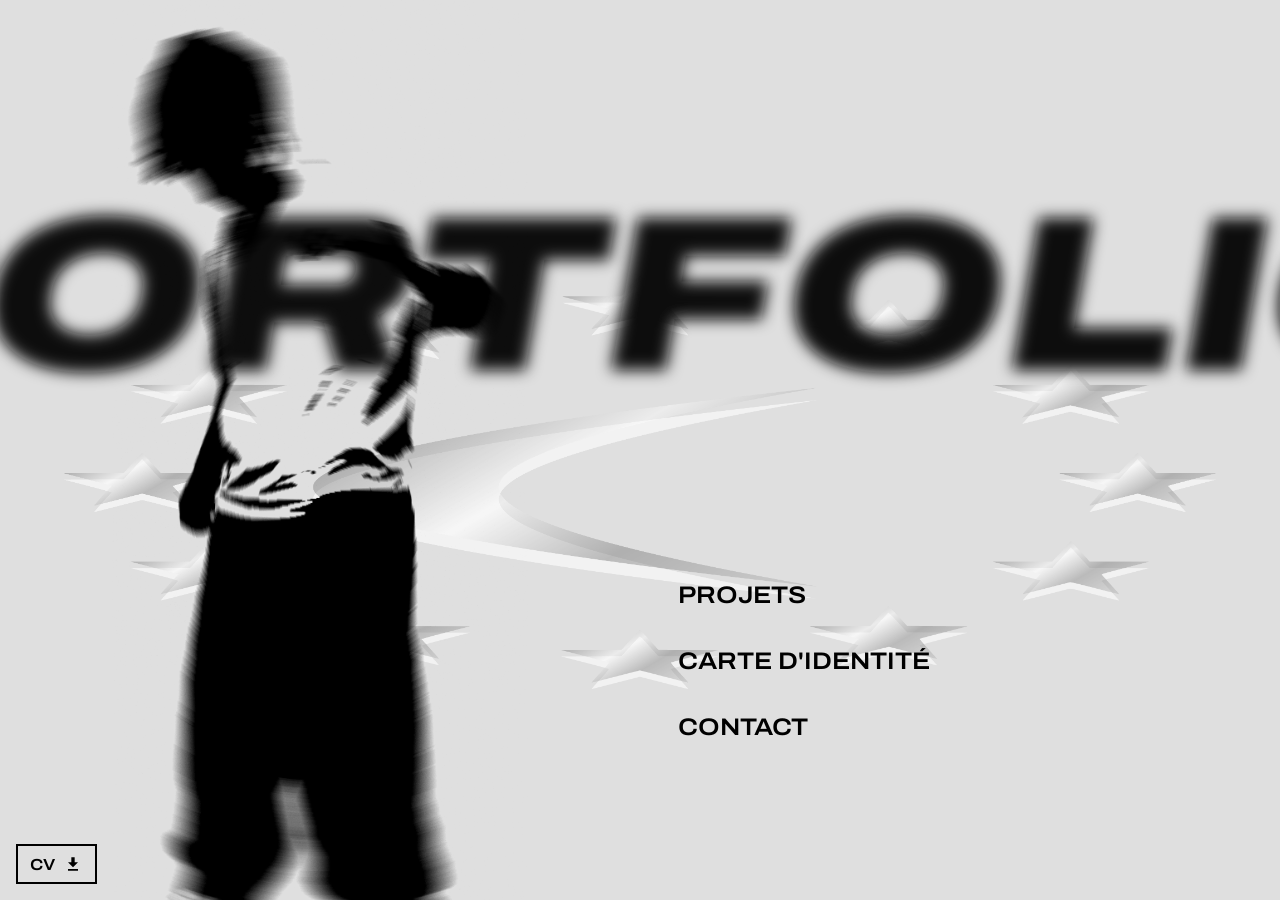
<file: index.html>
<!doctype html>
<html lang="fr">
  <head>
    <meta charset="UTF-8" />
    <meta name="viewport" content="width=device-width, initial-scale=1.0" />
    <title>Sommaire</title>

    <link rel="preconnect" href="https://fonts.googleapis.com" />
    <link rel="preconnect" href="https://fonts.gstatic.com" crossorigin />
    <link
      href="https://fonts.googleapis.com/css2?family=Archivo:ital,wdth,wght@0,62..125,100..900;1,62..125,100..900&display=swap"
      rel="stylesheet"
    />

    <link rel="stylesheet" href="./assets/css/accueil.css" />
  </head>
  <body>
    <!-- Div de fond avec texte -->
    <div class="background-text">
      <h1 class="backTitle">Portfolio</h1>
    </div>

    <section>
      <div class="couverture">
        <a
          href="./assets/doc/cv_LEMOULT_erwan_français.pdf"
          class="cv"
          target="_blank"
          >CV
          <svg xmlns="http://www.w3.org/2000/svg" viewBox="0 0 24 24">
            <!-- Icône de téléchargement -->
            <path d="M12 16l-6-6h4V4h4v6h4l-6 6zm-6 2h12v2H6v-2z" />
          </svg>
        </a>
      </div>

      <nav>
        <div class="boutonNav">
          <a href="projets.html">Projets</a>
          <a href="card.html">Carte d'identité</a>
          <a href="contact.html">Contact</a>
        </div>
      </nav>
    </section>
  </body>
</html>
</file>
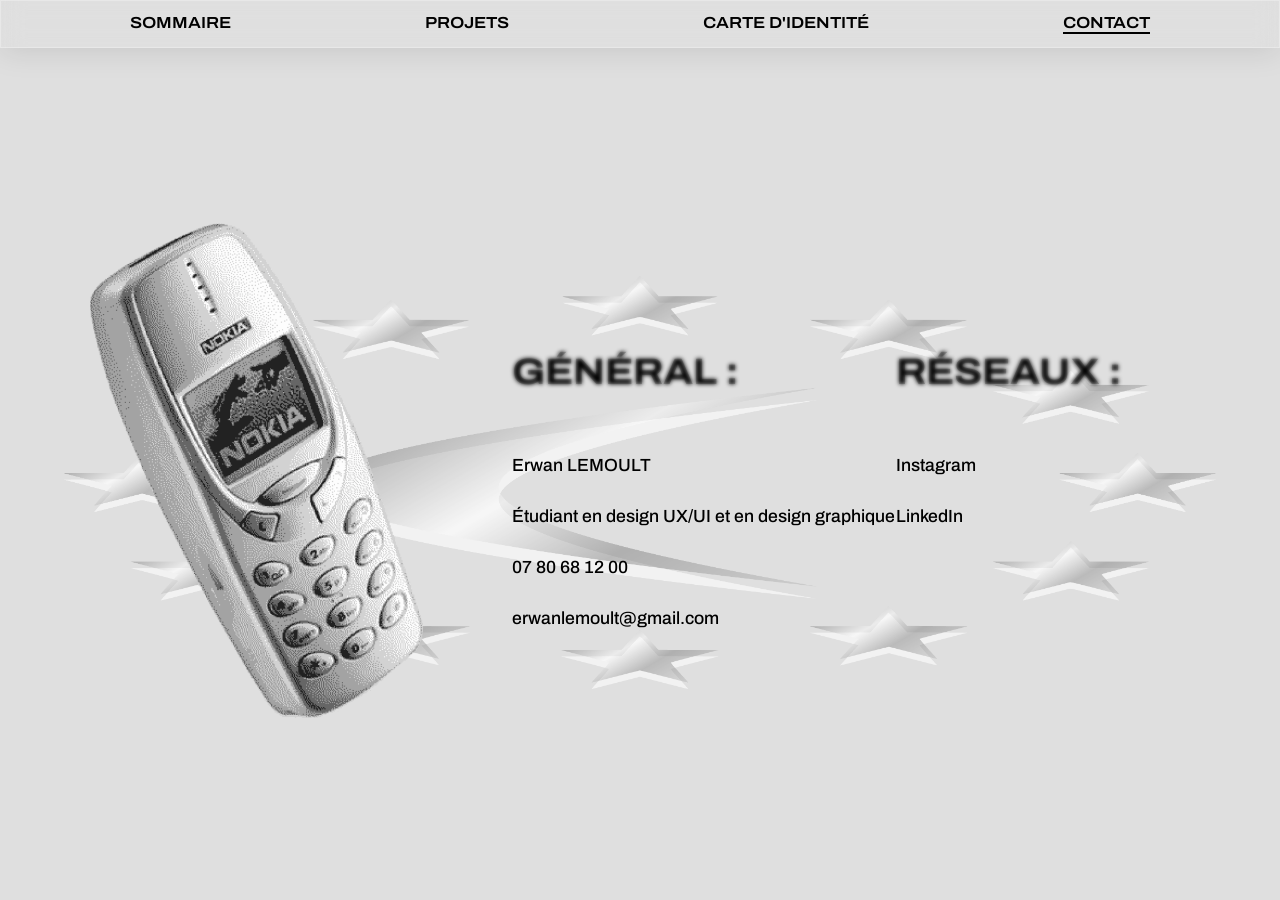
<file: contact.html>
<!doctype html>
<html lang="fr">
  <head>
    <meta charset="UTF-8" />
    <meta name="viewport" content="width=device-width, initial-scale=1.0" />
    <title>Contact</title>

    <link rel="preconnect" href="https://fonts.googleapis.com" />
    <link rel="preconnect" href="https://fonts.gstatic.com" crossorigin />
    <link
      href="https://fonts.googleapis.com/css2?family=Archivo:ital,wdth,wght@0,62..125,100..900;1,62..125,100..900&display=swap"
      rel="stylesheet"
    />

    <link rel="stylesheet" href="./assets/css/base.css" />
    <link rel="stylesheet" href="./assets/css/contact.css" />
  </head>
  <body>
    <div class="background"></div>

    <header>
      <a href="index.html" class="btn_head">sommaire</a>
      <a href="projets.html" class="btn_head">projets</a>
      <a href="card.html" class="btn_head">carte d'identité</a>
      <a href="contact.html" class="btn_head active">contact</a>
    </header>
    <section>
      <div class="info"></div>
      <div class="formulaire">
        <div class="div1">
          <h2>Général :</h2>
          <p>Erwan LEMOULT</p>
          <p>Étudiant en design UX/UI et en design graphique</p>

          <p class="copy-text" id="phone">
            07 80 68 12 00
            <span class="copied-message">COPIÉ</span>
          </p>
          <br />
          <p class="copy-text" id="email">
            erwanlemoult@gmail.com
            <span class="copied-message">COPIÉ</span>
          </p>
        </div>

        <div class="div2">
          <h2>Réseaux :</h2>
          <a
            href="https://www.instagram.com/4irwan_art/"
            target="_blank"
            class="link"
            >Instagram</a
          >
          <br />
          <a
            href="https://www.linkedin.com/in/erwan-lemoult-b999923a2/"
            target="_blank"
            class="link"
            >LinkedIn</a
          >
        </div>
      </div>
    </section>
    <script src="./assets/js/contact.js"></script>
  </body>
</html>
</file>
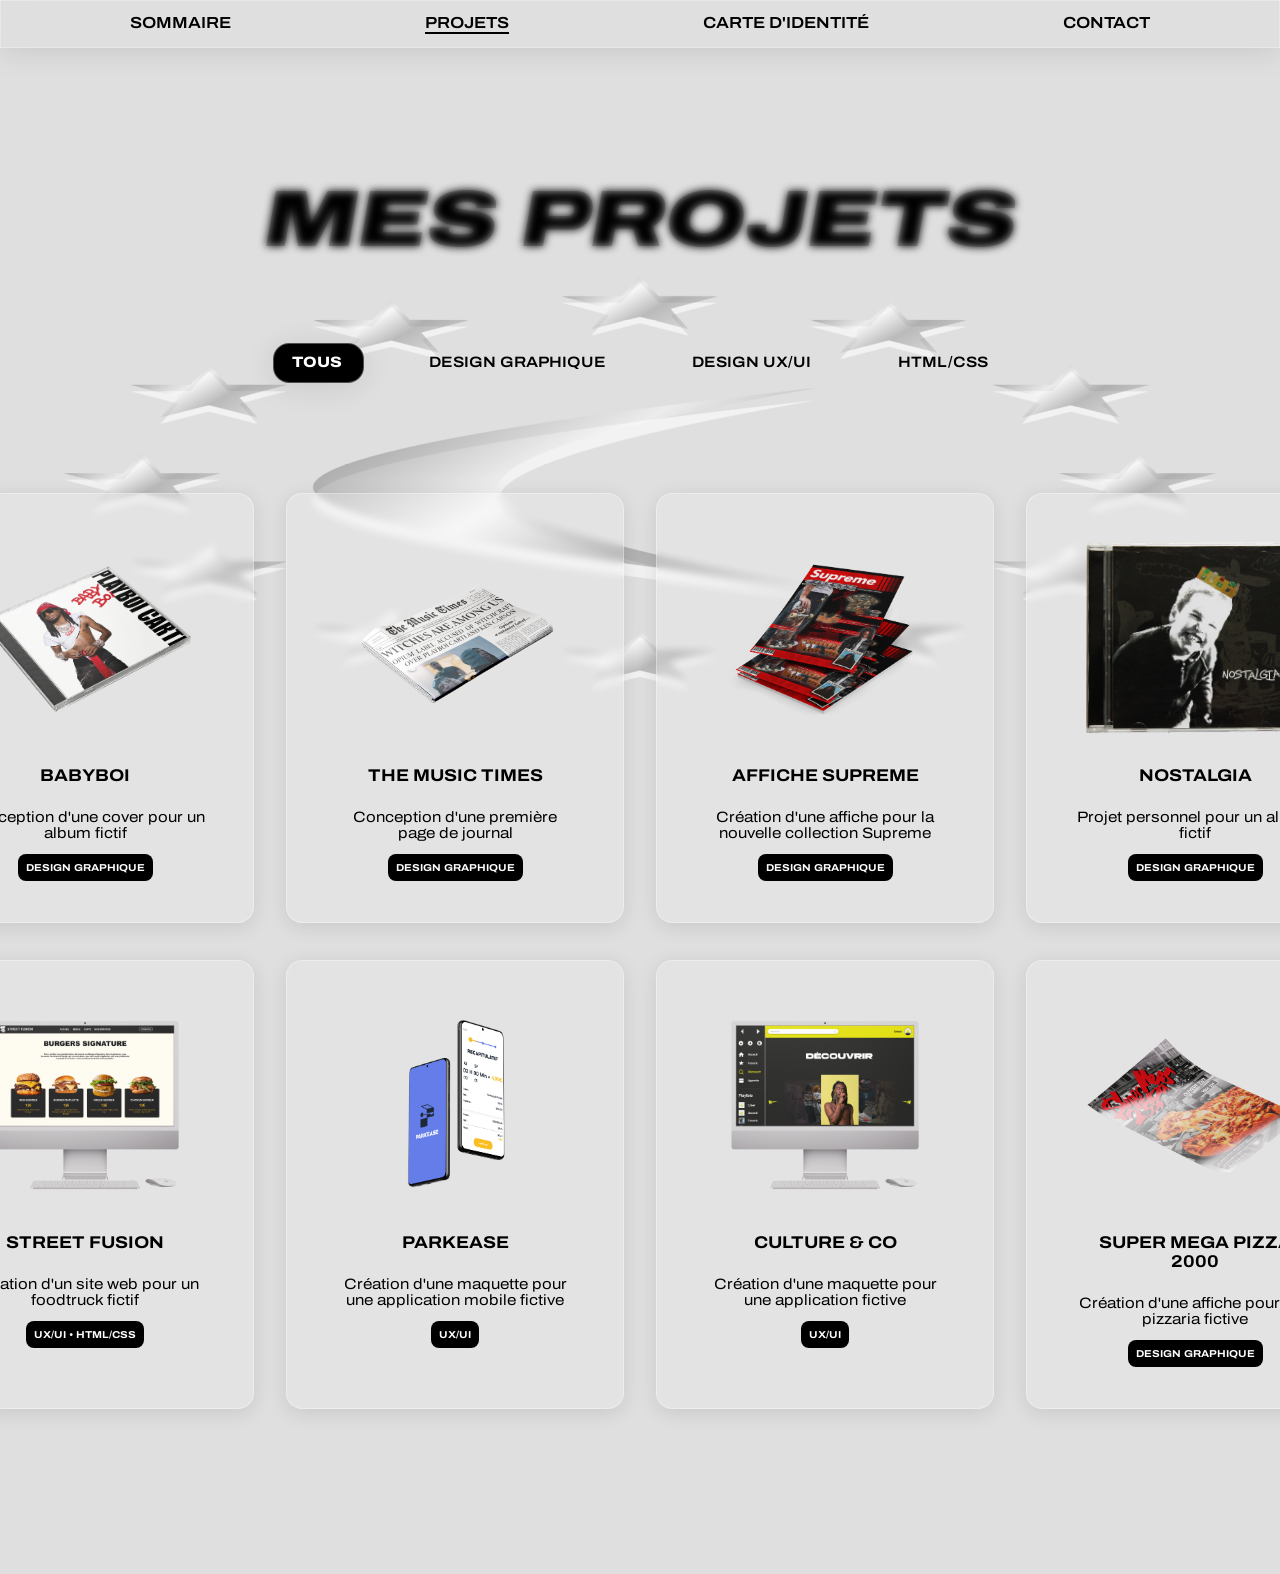
<file: projets.html>
<!doctype html>
<html lang="fr">
  <head>
    <meta charset="UTF-8" />
    <meta name="viewport" content="width=device-width, initial-scale=1.0" />
    <title>Projets</title>

    <link rel="preconnect" href="https://fonts.googleapis.com" />
    <link rel="preconnect" href="https://fonts.gstatic.com" crossorigin />
    <link
      href="https://fonts.googleapis.com/css2?family=Archivo:ital,wdth,wght@0,62..125,100..900;1,62..125,100..900&display=swap"
      rel="stylesheet"
    />

    <link rel="stylesheet" href="./assets/css/base.css" />
    <link rel="stylesheet" href="./assets/css/projets.css" />
  </head>
  <body>
    <div class="background"></div>

    <header>
      <a href="index.html" class="btn_head">sommaire</a>
      <a href="projets.html" class="btn_head active">projets</a>
      <a href="card.html" class="btn_head">carte d'identité</a>
      <a href="contact.html" class="btn_head">contact</a>
    </header>

    <h1>Mes projets</h1>

    <div class="filtres">
      <button data-filter="tous" class="active">Tous</button>
      <button data-filter="Design Graphique">Design graphique</button>
      <button data-filter="UX/UI">Design UX/UI</button>
      <button data-filter="HTML/CSS">HTML/CSS</button>
    </div>

    <div id="projetCard"></div>

    <script src="./assets/js/projets.js"></script>
  </body>
</html>
</file>
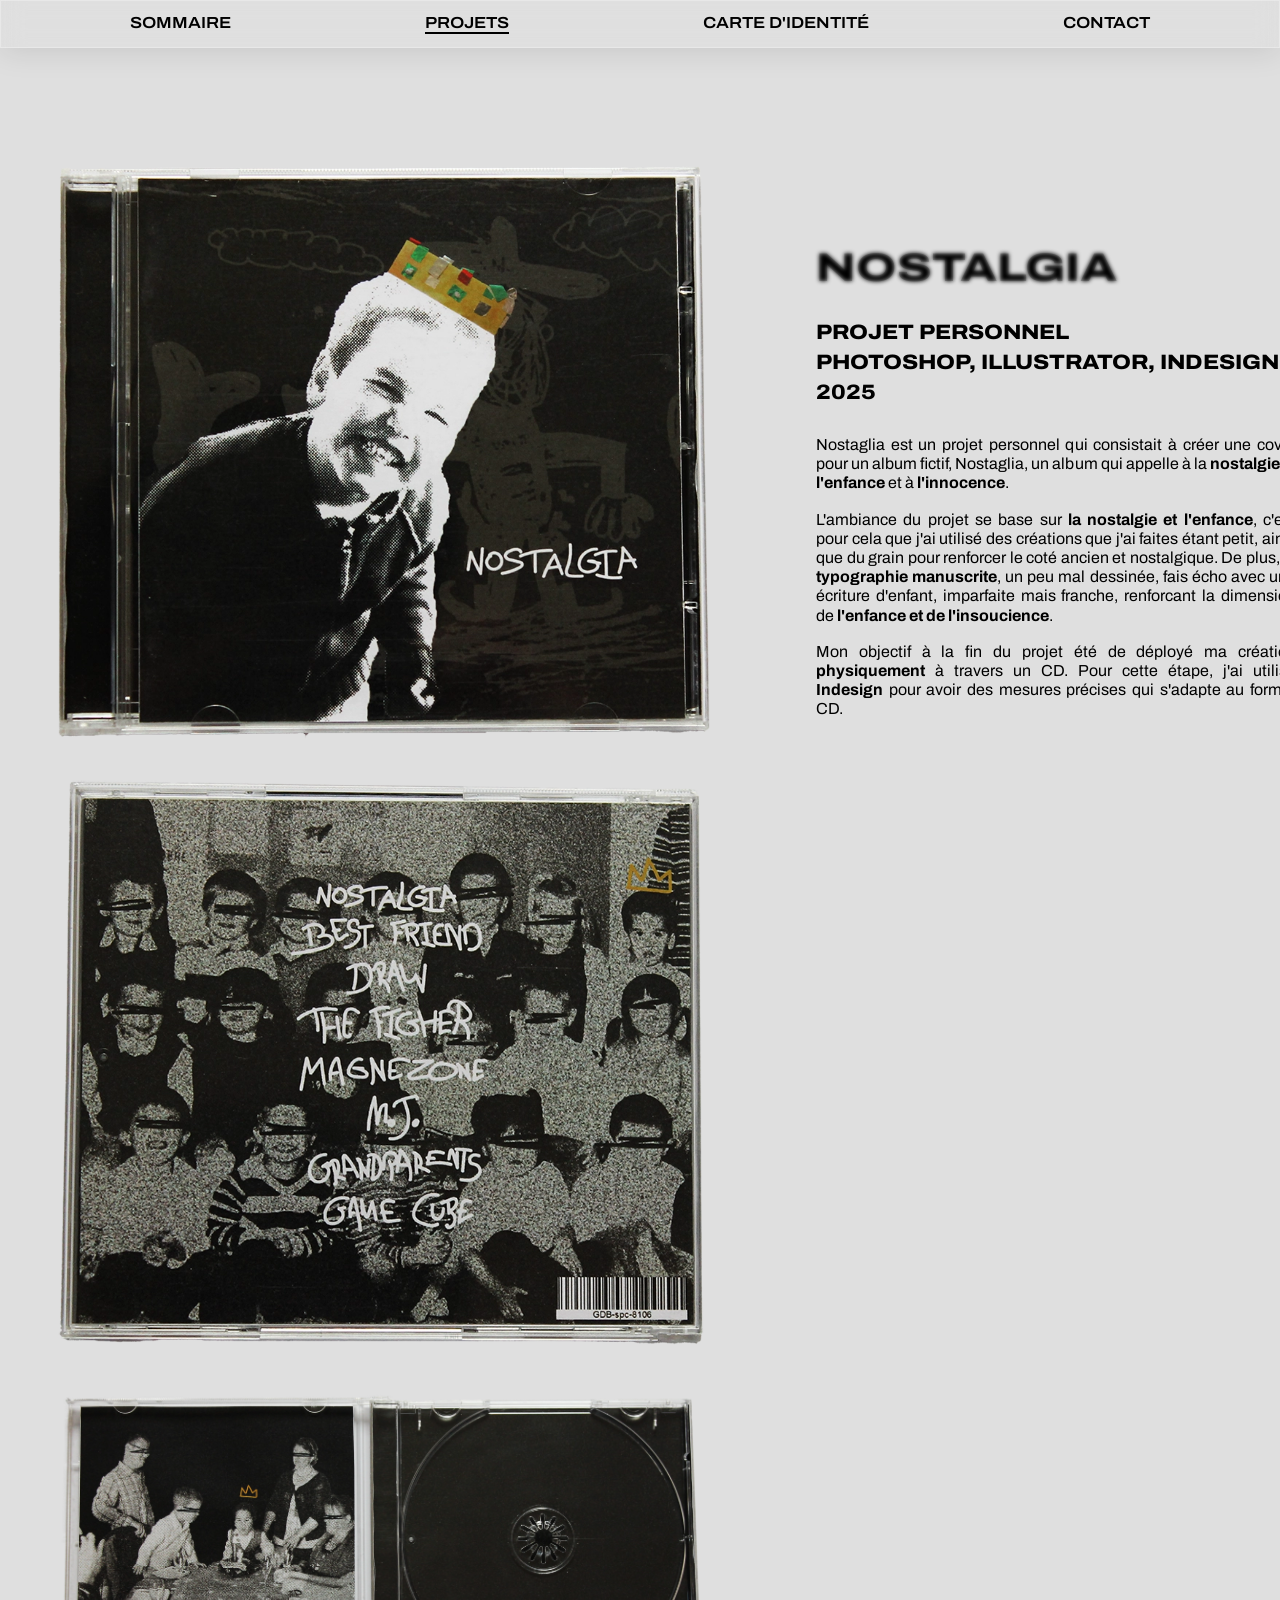
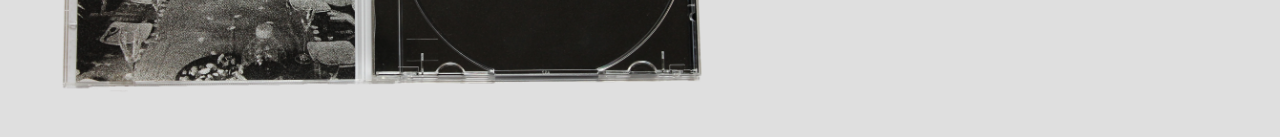
<file: assets/projects.page/cd.html>
<!doctype html>
<html lang="fr">
  <head>
    <meta charset="UTF-8" />
    <meta name="viewport" content="width=device-width, initial-scale=1.0" />
    <title>Nostalgia</title>

    <link rel="preconnect" href="https://fonts.googleapis.com" />
    <link rel="preconnect" href="https://fonts.gstatic.com" crossorigin />
    <link
      href="https://fonts.googleapis.com/css2?family=Archivo:ital,wdth,wght@0,62..125,100..900;1,62..125,100..900&display=swap"
      rel="stylesheet"
    />

    <link rel="stylesheet" href="../css/base.css" />
    <link rel="stylesheet" href="./css/projet.css" />
  </head>
  <body>
    <header>
      <a href="/index.html" class="btn_head">sommaire</a>
      <a href="/projets.html" class="btn_head active">projets</a>
      <a href="/card.html" class="btn_head">carte d'identité</a>
      <a href="/contact.html" class="btn_head">contact</a>
    </header>

    <section>
      <div id="picture">
        <div><img src="./img/cover cd.webp" alt="" /></div>
        <div><img src="./img/IMG_1303.webp" alt="" /></div>
        <div><img src="./img/IMG_1309.webp" alt="" /></div>
      </div>
      <div id="text">
        <div>
          <h1>Nostalgia</h1>
          <h3>Projet personnel</h3>
          <h3>Photoshop, Illustrator, Indesign</h3>
          <h3>2025</h3>

          <p>
            Nostaglia est un projet personnel qui consistait à créer une cover
            pour un album fictif, Nostaglia, un album qui appelle à la
            <span class="bold">nostalgie</span>, à
            <span class="bold">l'enfance</span> et à
            <span class="bold">l'innocence</span>.
          </p>
          <br />
          <p>
            L'ambiance du projet se base sur
            <span class="bold">la nostalgie et l'enfance</span>, c'est pour cela
            que j'ai utilisé des créations que j'ai faites étant petit, ainsi
            que du grain pour renforcer le coté ancien et nostalgique. De plus,
            la <span class="bold">typographie manuscrite</span>, un peu mal
            dessinée, fais écho avec une écriture d'enfant, imparfaite mais
            franche, renforcant la dimension de
            <span class="bold">l'enfance et de l'insoucience</span>.
          </p>
          <br />
          <p>
            Mon objectif à la fin du projet été de déployé ma création
            <span class="bold">physiquement</span> à travers un CD. Pour cette
            étape, j'ai utilisé <span class="bold">Indesign</span> pour avoir
            des mesures précises qui s'adapte au format CD.
          </p>
        </div>
        <div class="imageText">
          <div class="cover"></div>
          <div class="cover"></div>
        </div>
      </div>
    </section>
  </body>
</html>
</file>
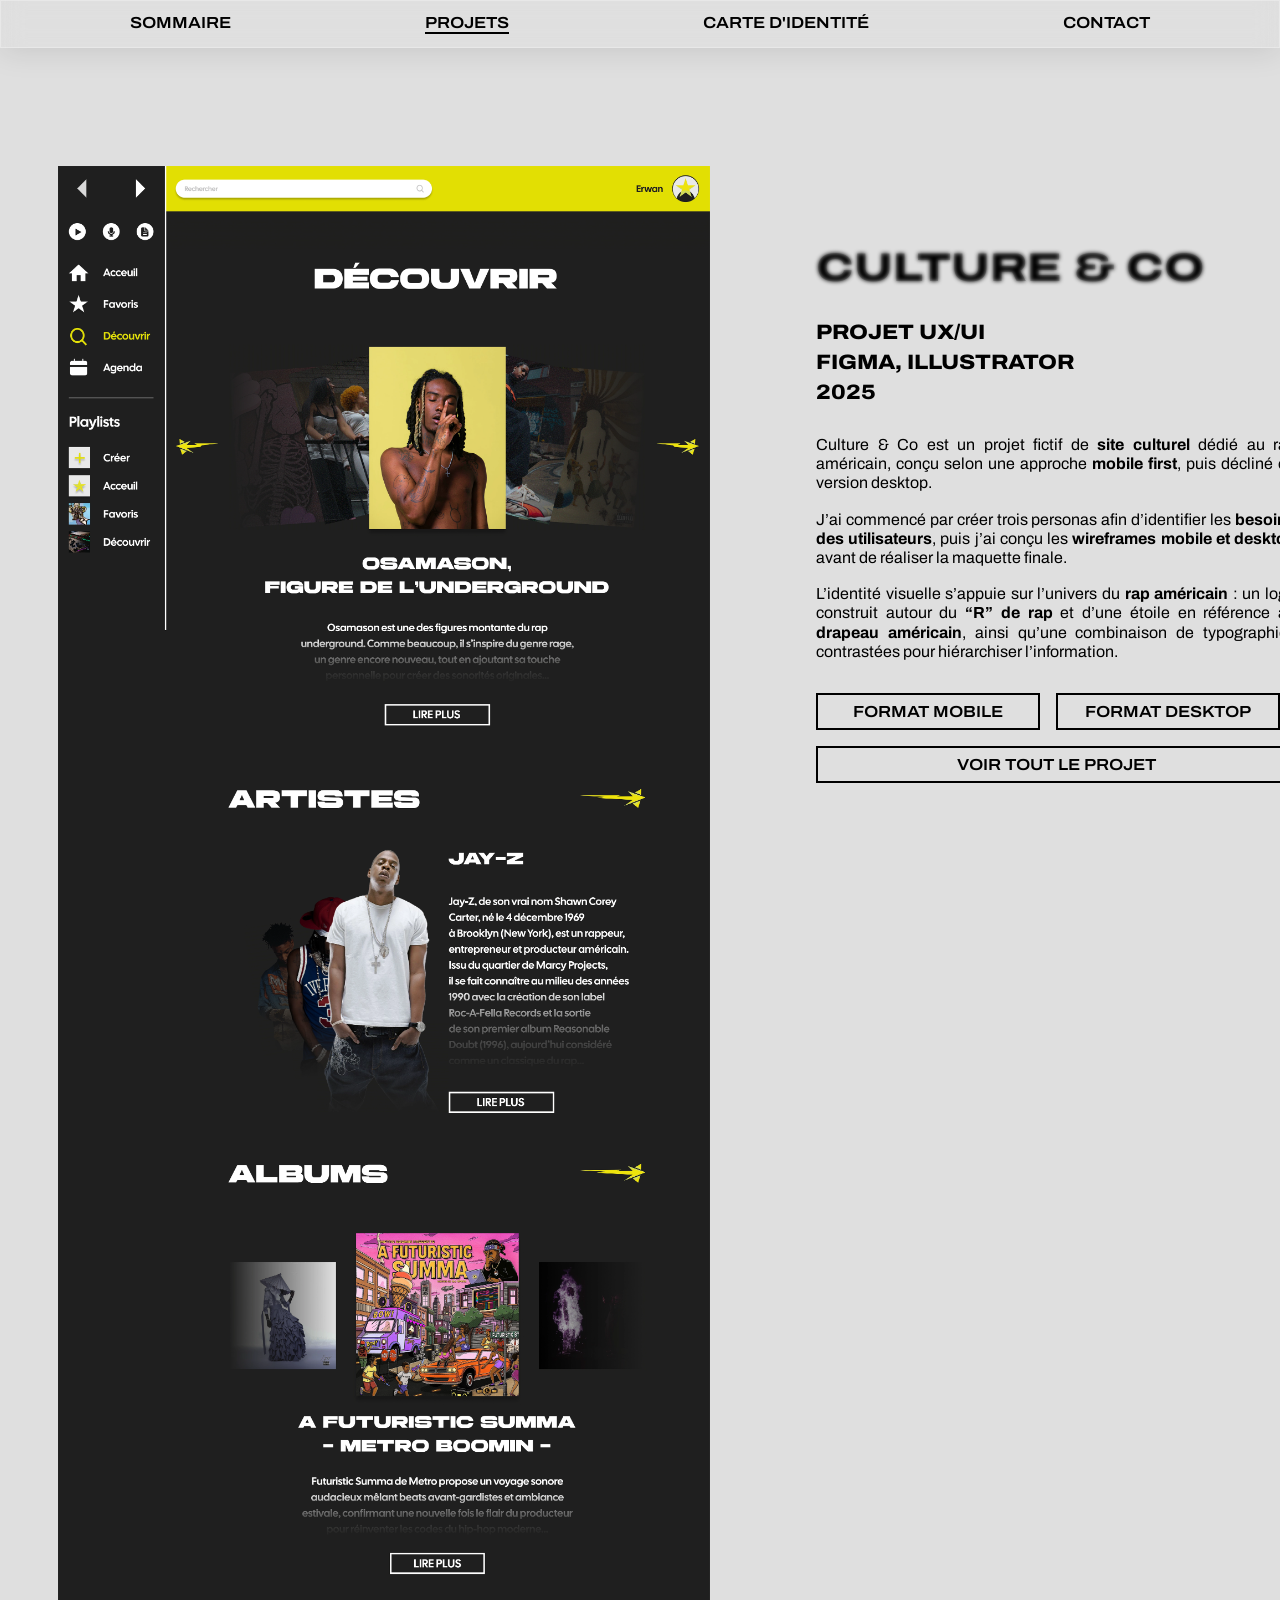
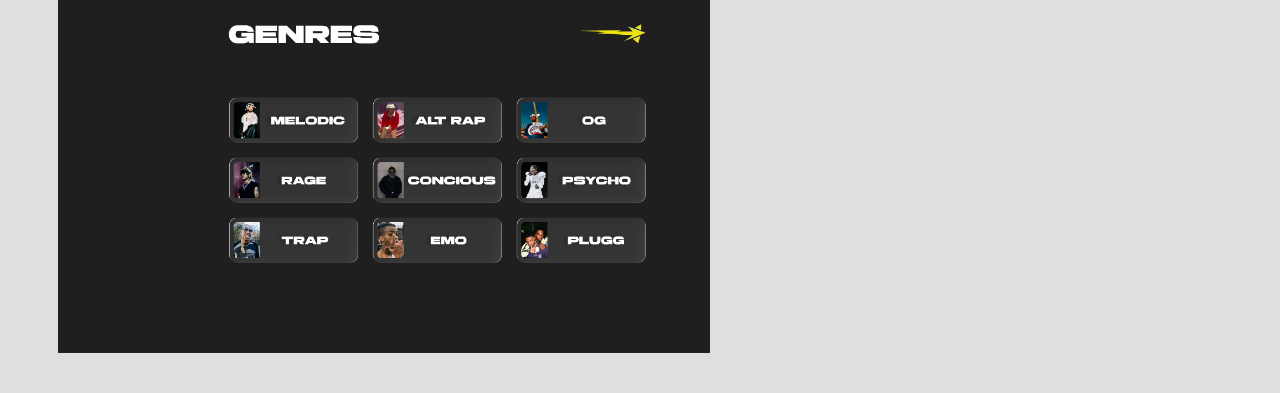
<file: assets/projects.page/culture.html>
<!doctype html>
<html lang="fr">
  <head>
    <meta charset="UTF-8" />
    <meta name="viewport" content="width=device-width, initial-scale=1.0" />
    <title>Culture & Co</title>

    <link rel="preconnect" href="https://fonts.googleapis.com" />
    <link rel="preconnect" href="https://fonts.gstatic.com" crossorigin />
    <link
      href="https://fonts.googleapis.com/css2?family=Archivo:ital,wdth,wght@0,62..125,100..900;1,62..125,100..900&display=swap"
      rel="stylesheet"
    />

    <link rel="stylesheet" href="../css/base.css" />
    <link rel="stylesheet" href="./css/projet.css" />
    <link rel="stylesheet" href="./css/culture.css" />
  </head>
  <body>
    <header>
      <a href="/index.html" class="btn_head">sommaire</a>
      <a href="/projets.html" class="btn_head active">projets</a>
      <a href="/card.html" class="btn_head">carte d'identité</a>
      <a href="/contact.html" class="btn_head">contact</a>
    </header>

    <section>
      <div id="picture">
        <div><img src="./img/decouvrir_culture.webp" alt="" /></div>
      </div>
      <div id="text">
        <div>
          <h1>Culture & Co</h1>
          <h3>Projet UX/UI</h3>
          <h3>Figma, Illustrator</h3>
          <h3>2025</h3>

          <p>
            Culture & Co est un projet fictif de
            <span class="bold">site culturel</span> dédié au rap américain,
            conçu selon une approche <span class="bold">mobile first</span>,
            puis décliné en version desktop.
          </p>
          <br />
          <p>
            J’ai commencé par créer trois personas afin d’identifier les
            <span class="bold">besoins des utilisateurs</span>, puis j’ai conçu
            les <span class="bold">wireframes mobile et desktop</span>
            avant de réaliser la maquette finale.
          </p>
          <br />
          <p>
            L’identité visuelle s’appuie sur l’univers du
            <span class="bold">rap américain</span> : un logo construit autour
            du <span class="bold">“R” de rap</span> et d’une étoile en référence
            au <span class="bold">drapeau américain</span>, ainsi qu’une
            combinaison de typographies contrastées pour hiérarchiser
            l’information.
          </p>
          <div id="boutons">
            <a
              href="https://www.figma.com/proto/IpoTpvBB9N2ntpK7lIOpwq/Sans-titre?page-id=0%3A1&node-id=1-166&p=f&viewport=246%2C265%2C0.29&t=BWexdM7DiWgGjHqt-1&scaling=scale-down&content-scaling=fixed"
              target="_blank"
              class="site"
              >Format mobile</a
            >
            <a
              href="https://www.figma.com/proto/6jamDCk1dBfiXUwHo8hY7i/Culture---Co---Desktop?page-id=0%3A1&node-id=1-8&p=f&viewport=86%2C237%2C0.16&t=wKZM59DBW1fyqP4C-1&scaling=scale-down&content-scaling=fixed"
              target="_blank"
              class="site"
              >Format desktop</a
            >
          </div>
          <a
            href="https://www.figma.com/design/9N7VEErTqw2K650PmWzpcr/Culture---Co?node-id=0-1&t=NjlpmWe0KPN2vy8N-1"
            class="projet"
            target="_blank"
            >Voir tout le projet</a
          >
        </div>
      </div>
    </section>
  </body>
</html>
</file>
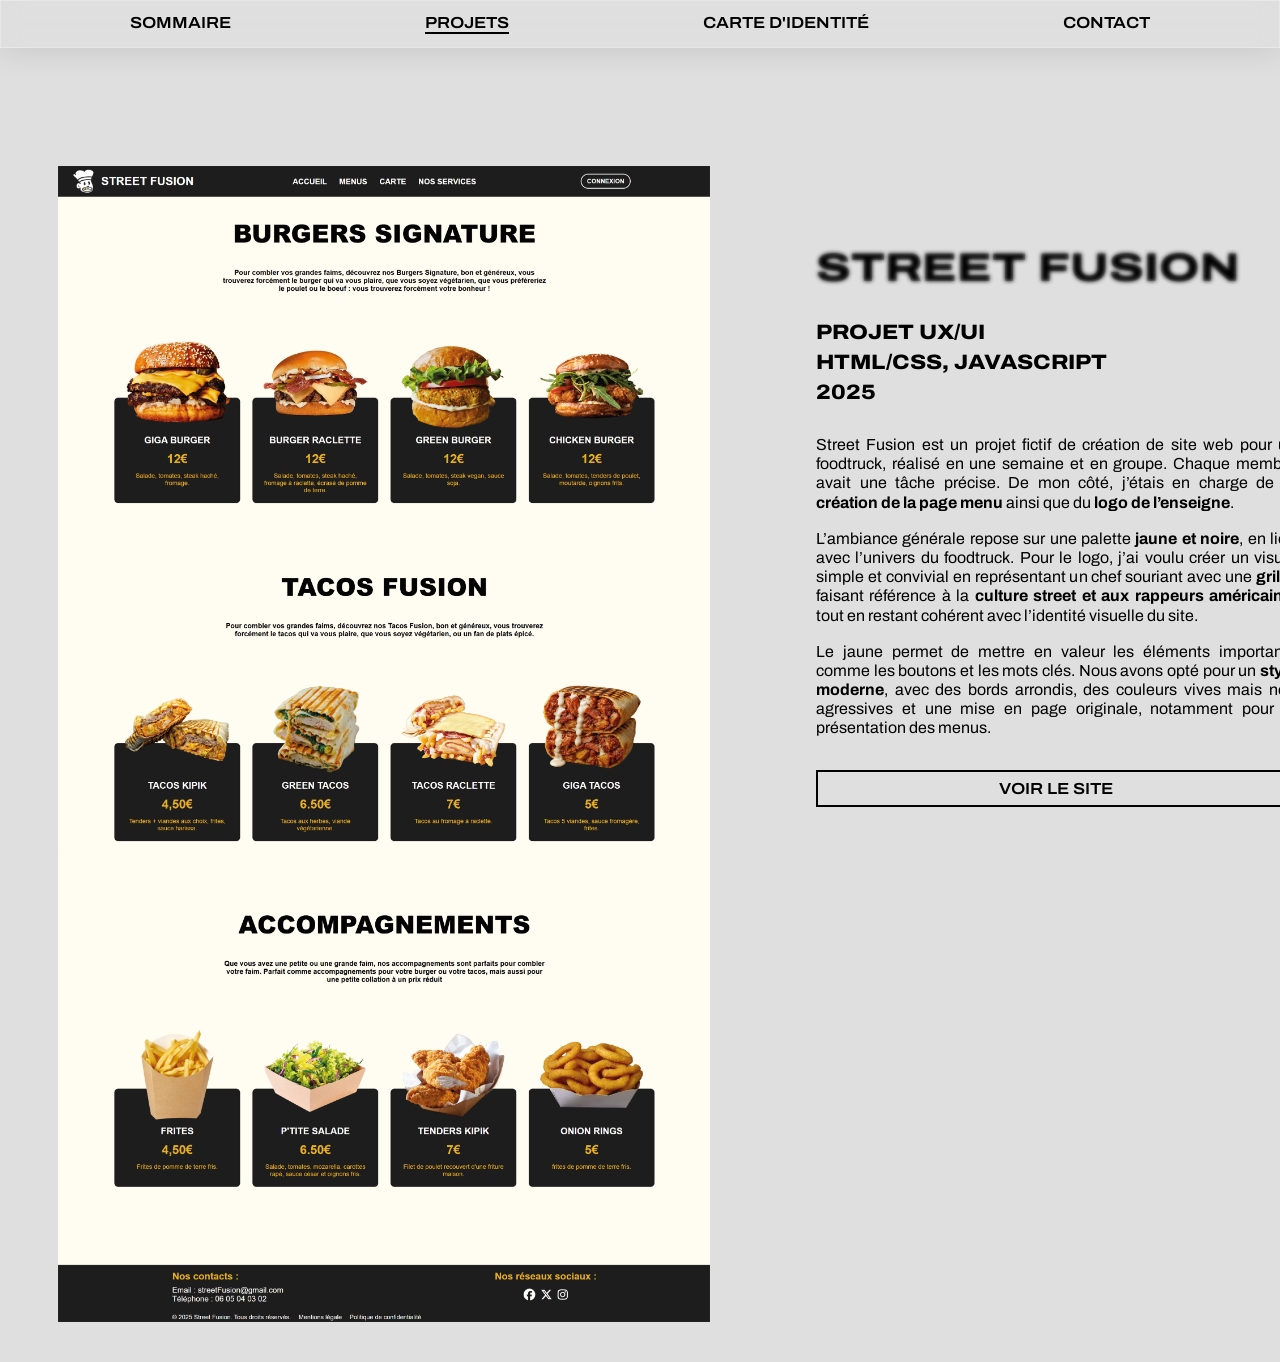
<file: assets/projects.page/foodtruck.html>
<!doctype html>
<html lang="fr">
  <head>
    <meta charset="UTF-8" />
    <meta name="viewport" content="width=device-width, initial-scale=1.0" />
    <title>Street Fusion</title>

    <link rel="preconnect" href="https://fonts.googleapis.com" />
    <link rel="preconnect" href="https://fonts.gstatic.com" crossorigin />
    <link
      href="https://fonts.googleapis.com/css2?family=Archivo:ital,wdth,wght@0,62..125,100..900;1,62..125,100..900&display=swap"
      rel="stylesheet"
    />

    <link rel="stylesheet" href="../css/base.css" />
    <link rel="stylesheet" href="./css/projet.css" />
    <link rel="stylesheet" href="./css/foodtruck.css" />
  </head>
  <body>
    <header>
      <a href="/index.html" class="btn_head">sommaire</a>
      <a href="/projets.html" class="btn_head active">projets</a>
      <a href="/card.html" class="btn_head">carte d'identité</a>
      <a href="/contact.html" class="btn_head">contact</a>
    </header>

    <section>
      <div id="picture">
        <div><img src="./img/menu_streetfusion.webp" alt="" /></div>
      </div>
      <div id="text">
        <div>
          <h1>Street Fusion</h1>
          <h3>Projet UX/UI</h3>
          <h3>HTML/CSS, JavaScript</h3>
          <h3>2025</h3>

          <p>
            Street Fusion est un projet fictif de création de site web pour un
            foodtruck, réalisé en une semaine et en groupe. Chaque membre avait
            une tâche précise. De mon côté, j’étais en charge de
            <span class="bold">la création de la page menu</span> ainsi que du
            <span class="bold">logo de l’enseigne</span>.
          </p>
          <br />
          <p>
            L’ambiance générale repose sur une palette
            <span class="bold">jaune et noire</span>, en lien avec l’univers du
            foodtruck. Pour le logo, j’ai voulu créer un visuel simple et
            convivial en représentant un chef souriant avec une
            <span class="bold">grillz</span>, faisant référence à la
            <span class="bold">culture street et aux rappeurs américains</span>,
            tout en restant cohérent avec l’identité visuelle du site.
          </p>
          <br />
          <p>
            Le jaune permet de mettre en valeur les éléments importants comme
            les boutons et les mots clés. Nous avons opté pour un
            <span class="bold">style moderne</span>, avec des bords arrondis,
            des couleurs vives mais non agressives et une mise en page
            originale, notamment pour la présentation des menus.
          </p>

          <a
            href="https://street-fusion-ten.vercel.app/Menus/menus.html"
            target="_blank"
            class="site"
            >Voir le site</a
          >
        </div>
      </div>
    </section>
  </body>
</html>
</file>
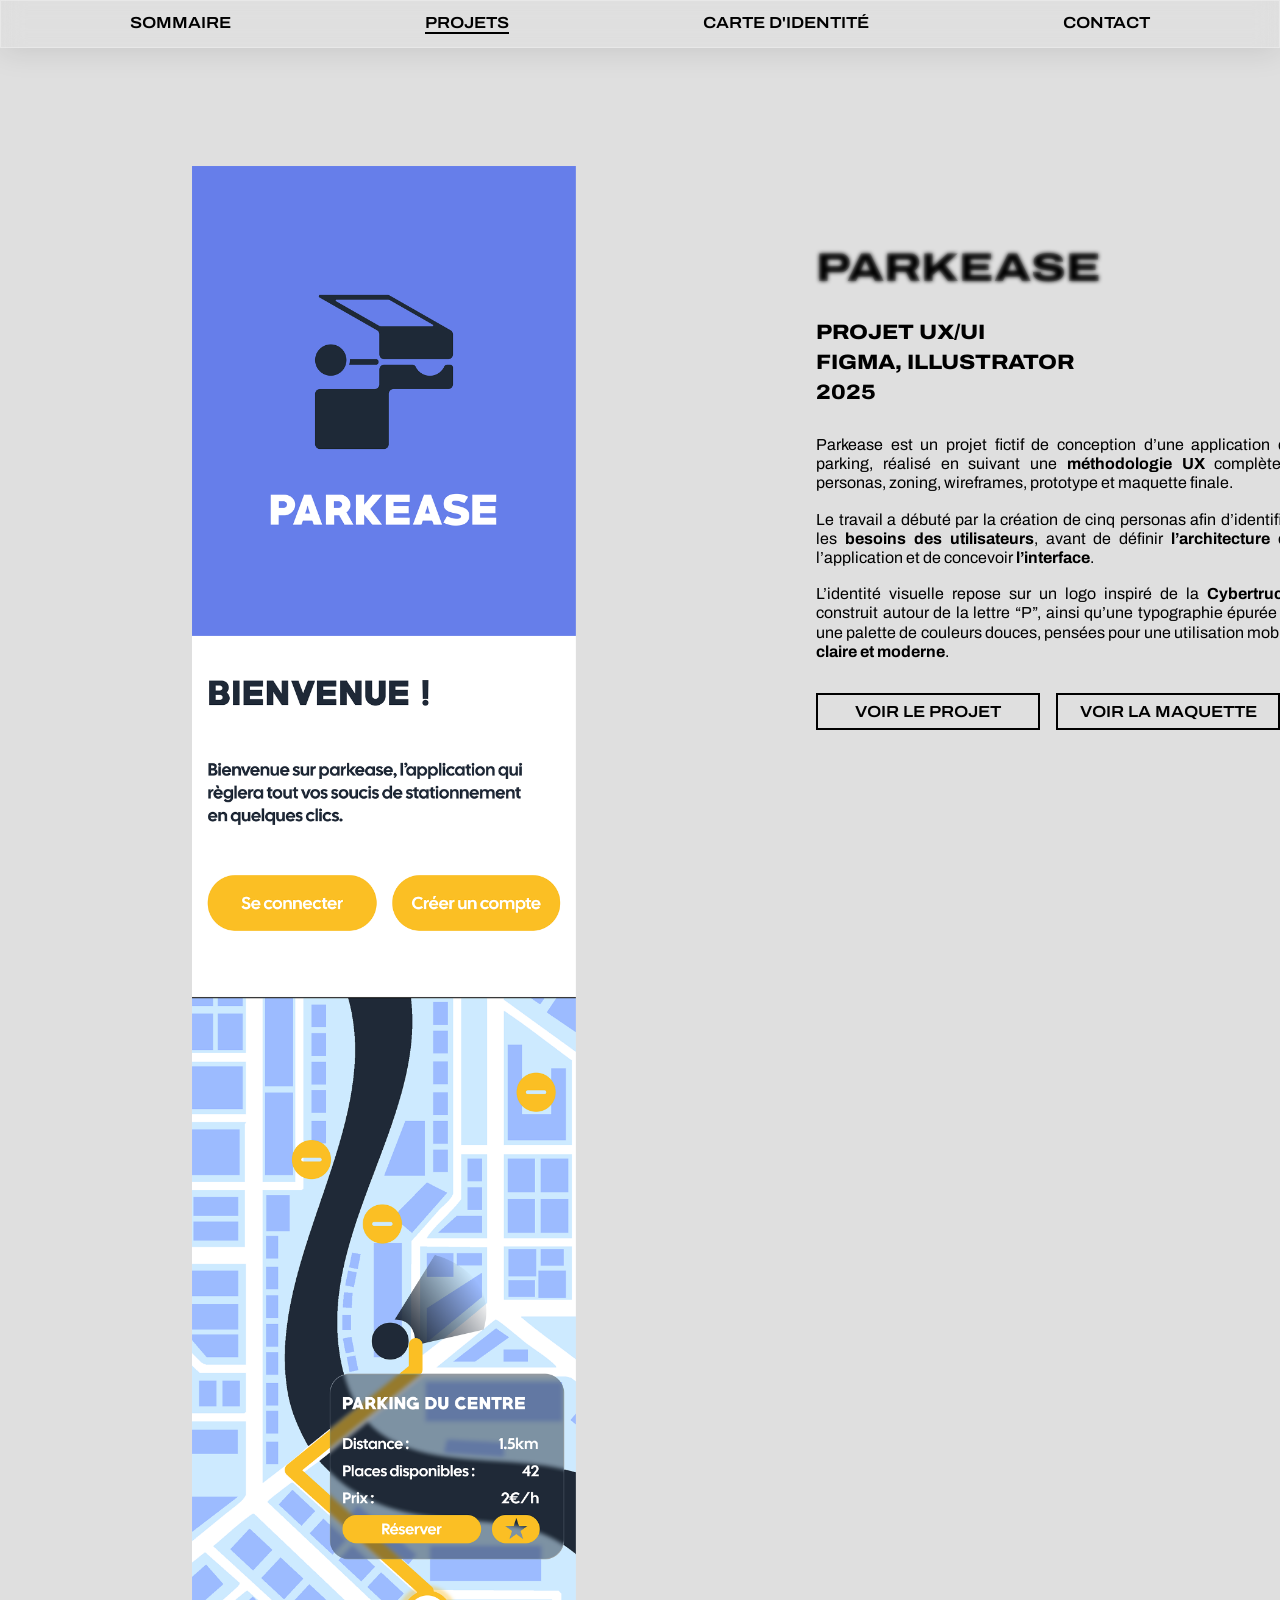
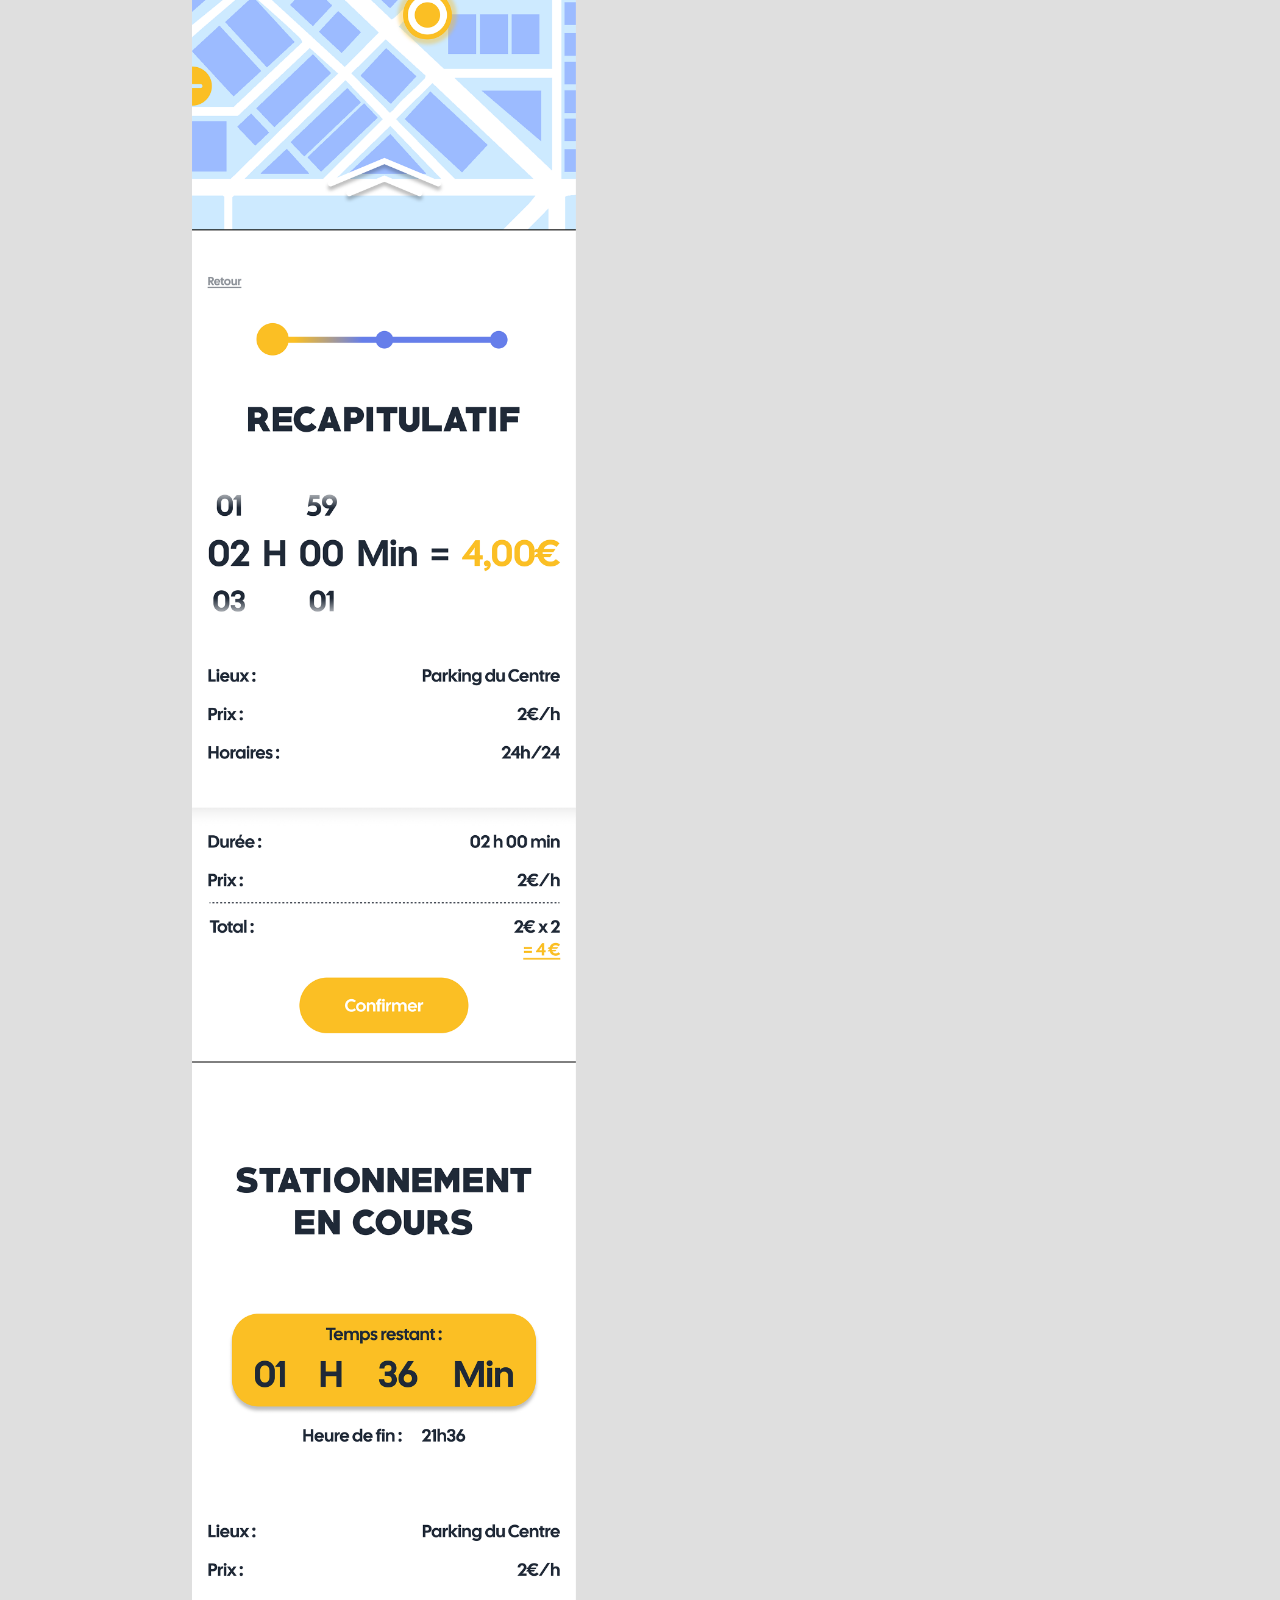
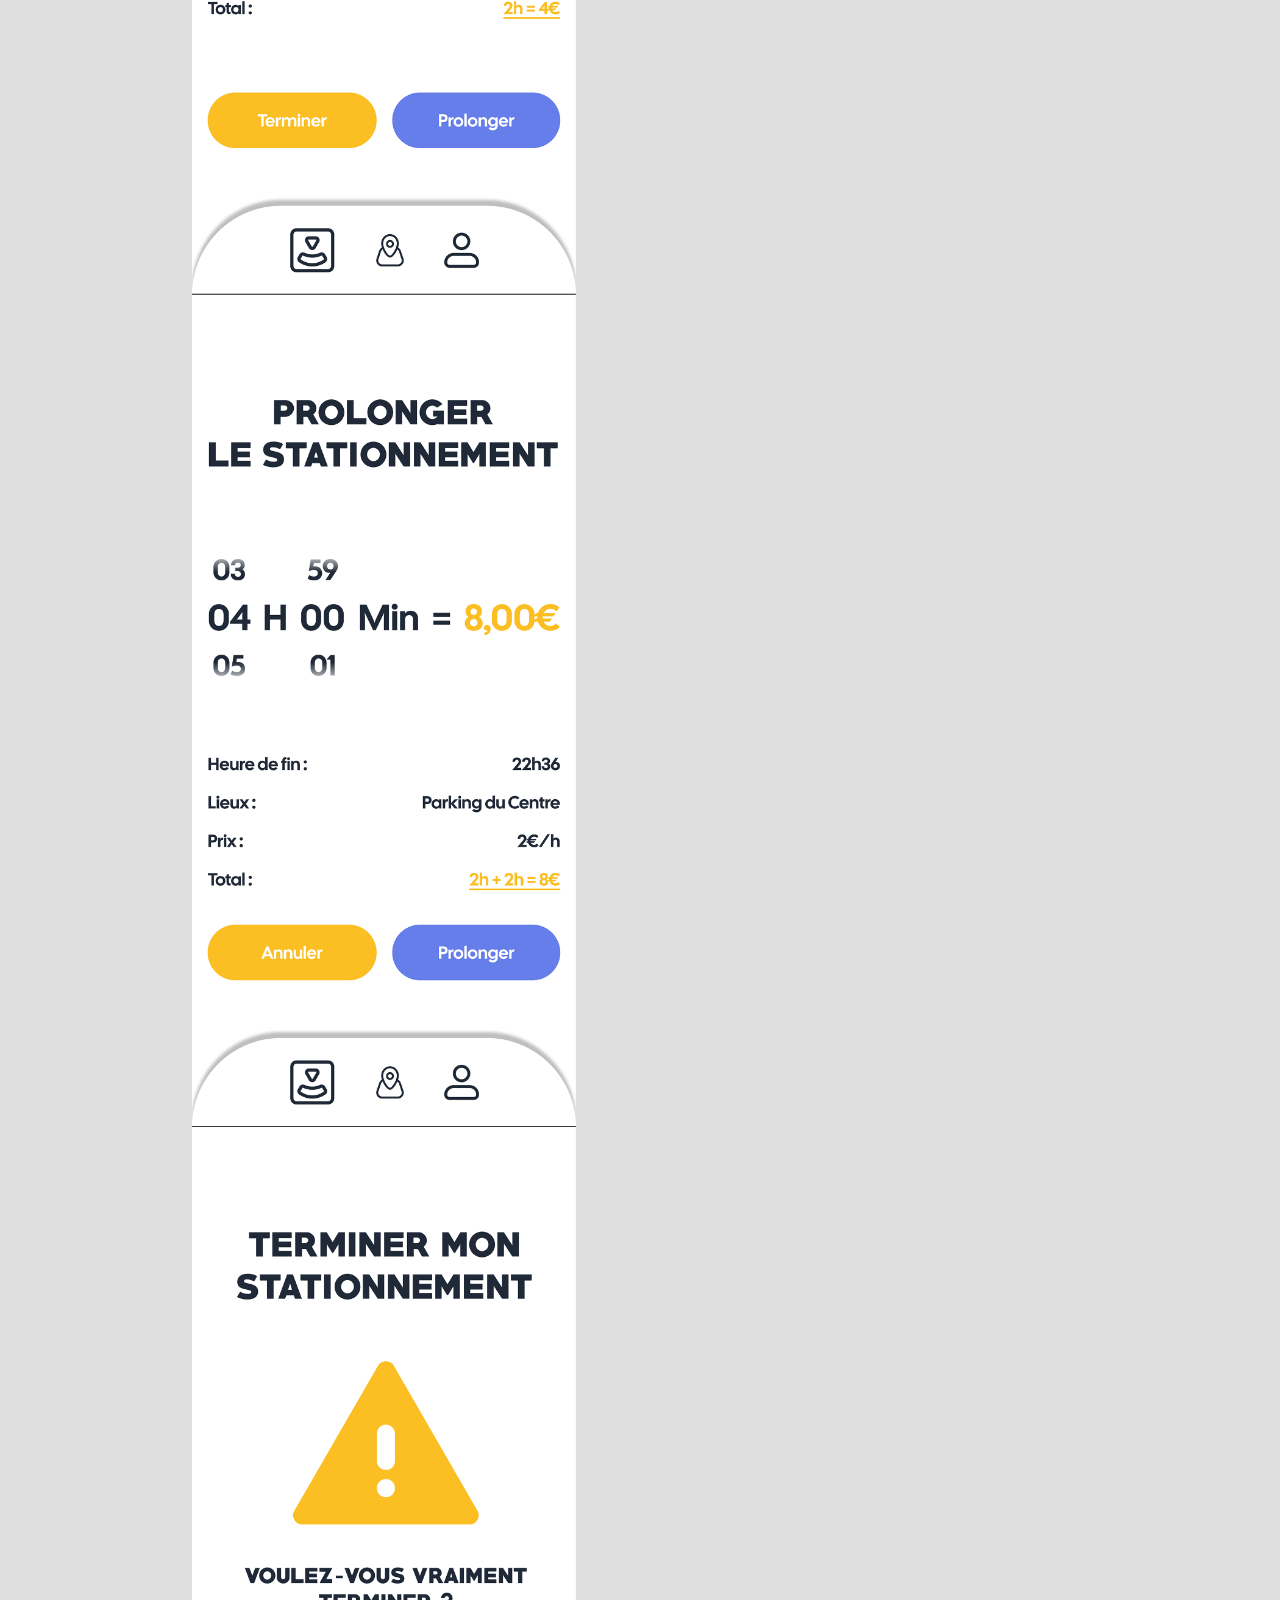
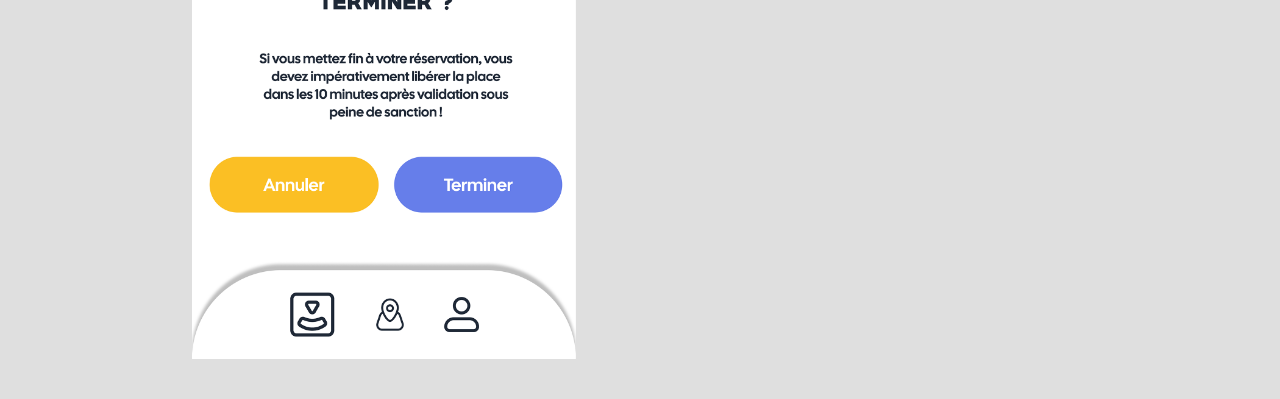
<file: assets/projects.page/parkease.html>
<!doctype html>
<html lang="fr">
  <head>
    <meta charset="UTF-8" />
    <meta name="viewport" content="width=device-width, initial-scale=1.0" />
    <title>Parkease</title>

    <link rel="preconnect" href="https://fonts.googleapis.com" />
    <link rel="preconnect" href="https://fonts.gstatic.com" crossorigin />
    <link
      href="https://fonts.googleapis.com/css2?family=Archivo:ital,wdth,wght@0,62..125,100..900;1,62..125,100..900&display=swap"
      rel="stylesheet"
    />

    <link rel="stylesheet" href="../css/base.css" />
    <link rel="stylesheet" href="./css/projet.css" />
    <link rel="stylesheet" href="./css/parkease.css" />
  </head>
  <body>
    <header>
      <a href="/index.html" class="btn_head">sommaire</a>
      <a href="/projets.html" class="btn_head active">projets</a>
      <a href="/card.html" class="btn_head">carte d'identité</a>
      <a href="/contact.html" class="btn_head">contact</a>
    </header>

    <section>
      <div id="picture">
        <div><img src="./img/maquette_parkease.png" alt="" /></div>
      </div>
      <div id="text">
        <div>
          <h1>Parkease</h1>
          <h3>Projet UX/UI</h3>
          <h3>Figma, Illustrator</h3>
          <h3>2025</h3>

          <p>
            Parkease est un projet fictif de conception d’une application de
            parking, réalisé en suivant une
            <span class="bold">méthodologie UX</span> complète : personas,
            zoning, wireframes, prototype et maquette finale.
          </p>
          <br />
          <p>
            Le travail a débuté par la création de cinq personas afin
            d’identifier les <span class="bold">besoins des utilisateurs</span>,
            avant de définir <span class="bold">l’architecture</span> de
            l’application et de concevoir <span class="bold">l’interface</span>.
          </p>
          <br />
          <p>
            L’identité visuelle repose sur un logo inspiré de la
            <span class="bold">Cybertruck</span>, construit autour de la lettre
            “P”, ainsi qu’une typographie épurée et une palette de couleurs
            douces, pensées pour une utilisation mobile
            <span class="bold">claire et moderne</span>.
          </p>
          <div id="boutons">
            <a
              href="https://www.figma.com/proto/NEbIsV8Zf0jZYTgNvkZ5cB/Sans-titre?page-id=0%3A1&node-id=1-1008&viewport=501%2C40%2C0.17&t=1qjVvFKjO86k2A8G-1&scaling=scale-down&content-scaling=fixed"
              target="_blank"
              class="site"
              >Voir le projet</a
            >
            <a
              href="https://www.figma.com/proto/NEbIsV8Zf0jZYTgNvkZ5cB/Sans-titre?page-id=0%3A1&node-id=1-1008&viewport=501%2C40%2C0.17&t=1qjVvFKjO86k2A8G-1&scaling=scale-down&content-scaling=fixed"
              target="_blank"
              class="site"
              >Voir la maquette</a
            >
          </div>
        </div>
      </div>
    </section>
  </body>
</html>
</file>
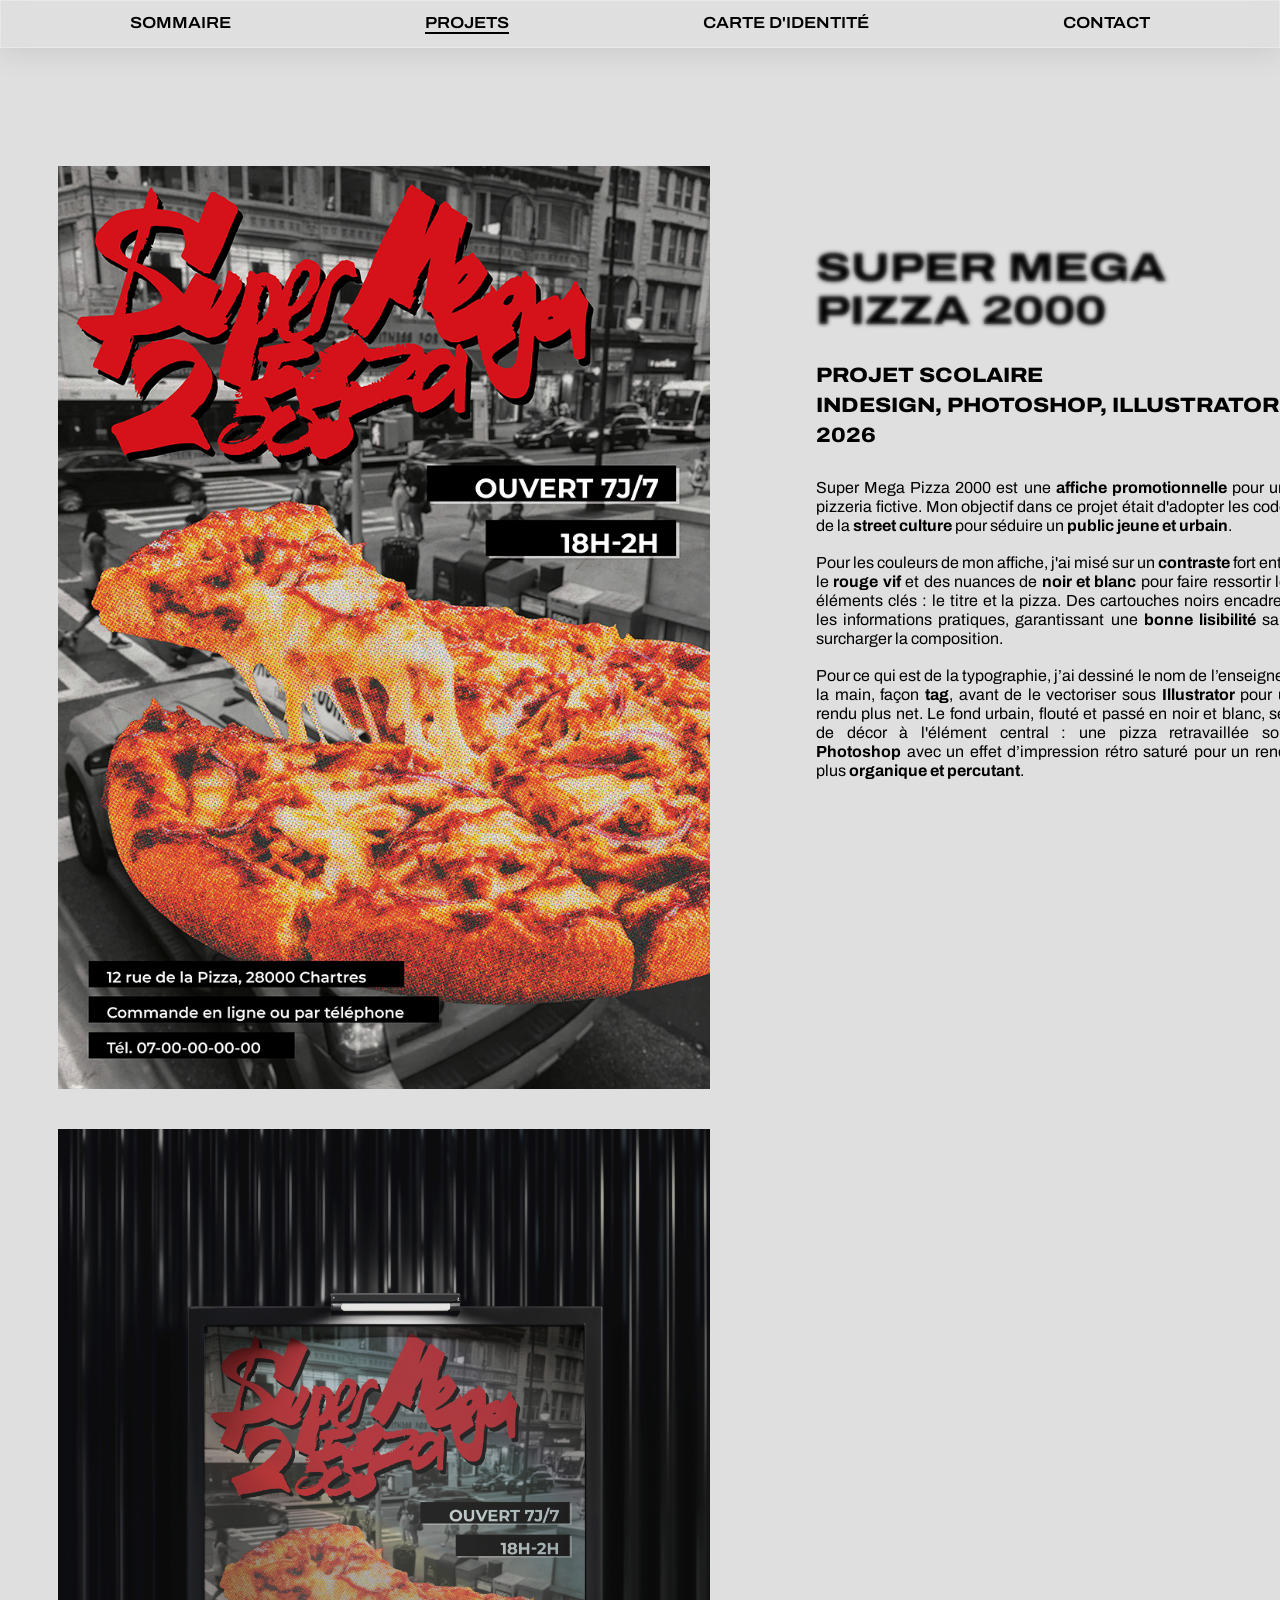
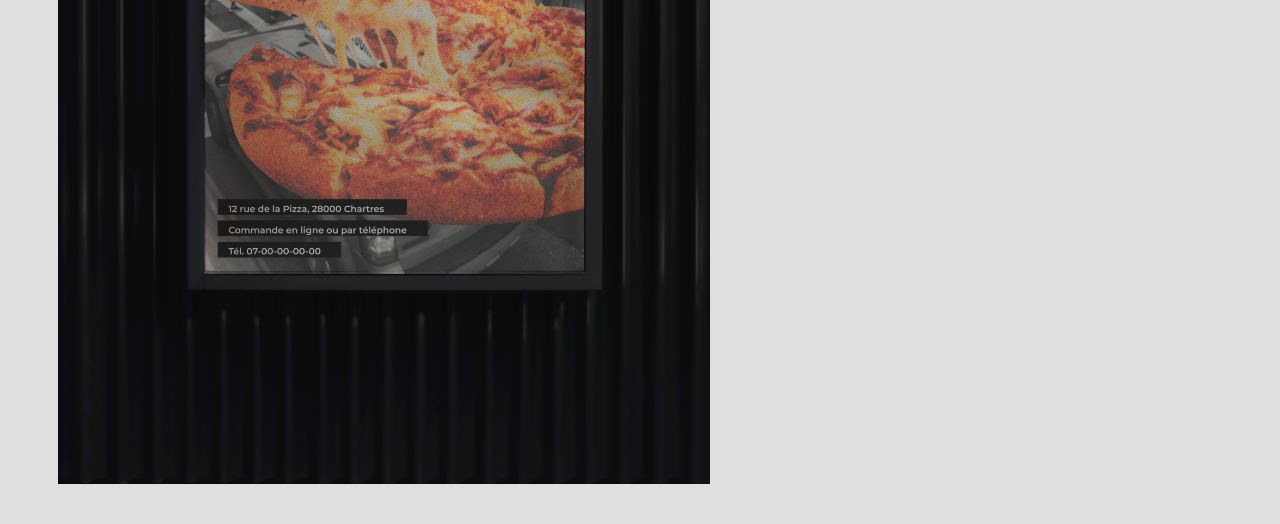
<file: assets/projects.page/superMega.html>
<!doctype html>
<html lang="fr">
  <head>
    <meta charset="UTF-8" />
    <meta name="viewport" content="width=device-width, initial-scale=1.0" />
    <title>Super Mega Pizza 2000</title>

    <link rel="preconnect" href="https://fonts.googleapis.com" />
    <link rel="preconnect" href="https://fonts.gstatic.com" crossorigin />
    <link
      href="https://fonts.googleapis.com/css2?family=Archivo:ital,wdth,wght@0,62..125,100..900;1,62..125,100..900&display=swap"
      rel="stylesheet"
    />

    <link rel="stylesheet" href="../css/base.css" />
    <link rel="stylesheet" href="./css/projet.css" />
    <link rel="stylesheet" href="./css/superMega.css" />
  </head>
  <body>
    <header>
      <a href="/index.html" class="btn_head">sommaire</a>
      <a href="/projets.html" class="btn_head active">projets</a>
      <a href="/card.html" class="btn_head">carte d'identité</a>
      <a href="/contact.html" class="btn_head">contact</a>
    </header>

    <section>
      <div id="picture">
        <div><img src="./img/affiche_pizza.jpg" alt="" /></div>
        <div><img src="./img/mockup_pizza.jpg" alt="" /></div>
      </div>
      <div id="text">
        <h1>Super Mega Pizza 2000</h1>
        <h3>Projet scolaire</h3>
        <h3>Indesign, Photoshop, Illustrator</h3>
        <h3>2026</h3>
        <div>
          <p>
            Super Mega Pizza 2000 est une
            <span class="bold">affiche promotionnelle</span> pour une pizzeria
            fictive. Mon objectif dans ce projet était d'adopter les codes de la
            <span class="bold">street culture</span> pour séduire un
            <span class="bold">public jeune et urbain</span>.
          </p>
          <br />
          <p>
            Pour les couleurs de mon affiche, j'ai misé sur un
            <span class="bold">contraste</span> fort entre le
            <span class="bold">rouge vif</span> et des nuances de
            <span class="bold">noir et blanc</span> pour faire ressortir les
            éléments clés : le titre et la pizza. Des cartouches noirs encadrent
            les informations pratiques, garantissant une
            <span class="bold">bonne lisibilité</span> sans surcharger la
            composition.
          </p>
          <br />
          <p>
            Pour ce qui est de la typographie, j’ai dessiné le nom de l’enseigne
            à la main, façon <span class="bold">tag</span>, avant de le
            vectoriser sous <span class="bold">Illustrator</span> pour un rendu
            plus net. Le fond urbain, flouté et passé en noir et blanc, sert de
            décor à l'élément central : une pizza retravaillée sous
            <span class="bold">Photoshop</span> avec un effet d’impression rétro
            saturé pour un rendu plus
            <span class="bold">organique et percutant</span>.
          </p>
        </div>
        <div class="imageText">
          <div class="cover"></div>
          <div class="cover"></div>
        </div>
      </div>
    </section>
  </body>
</html>
</file>
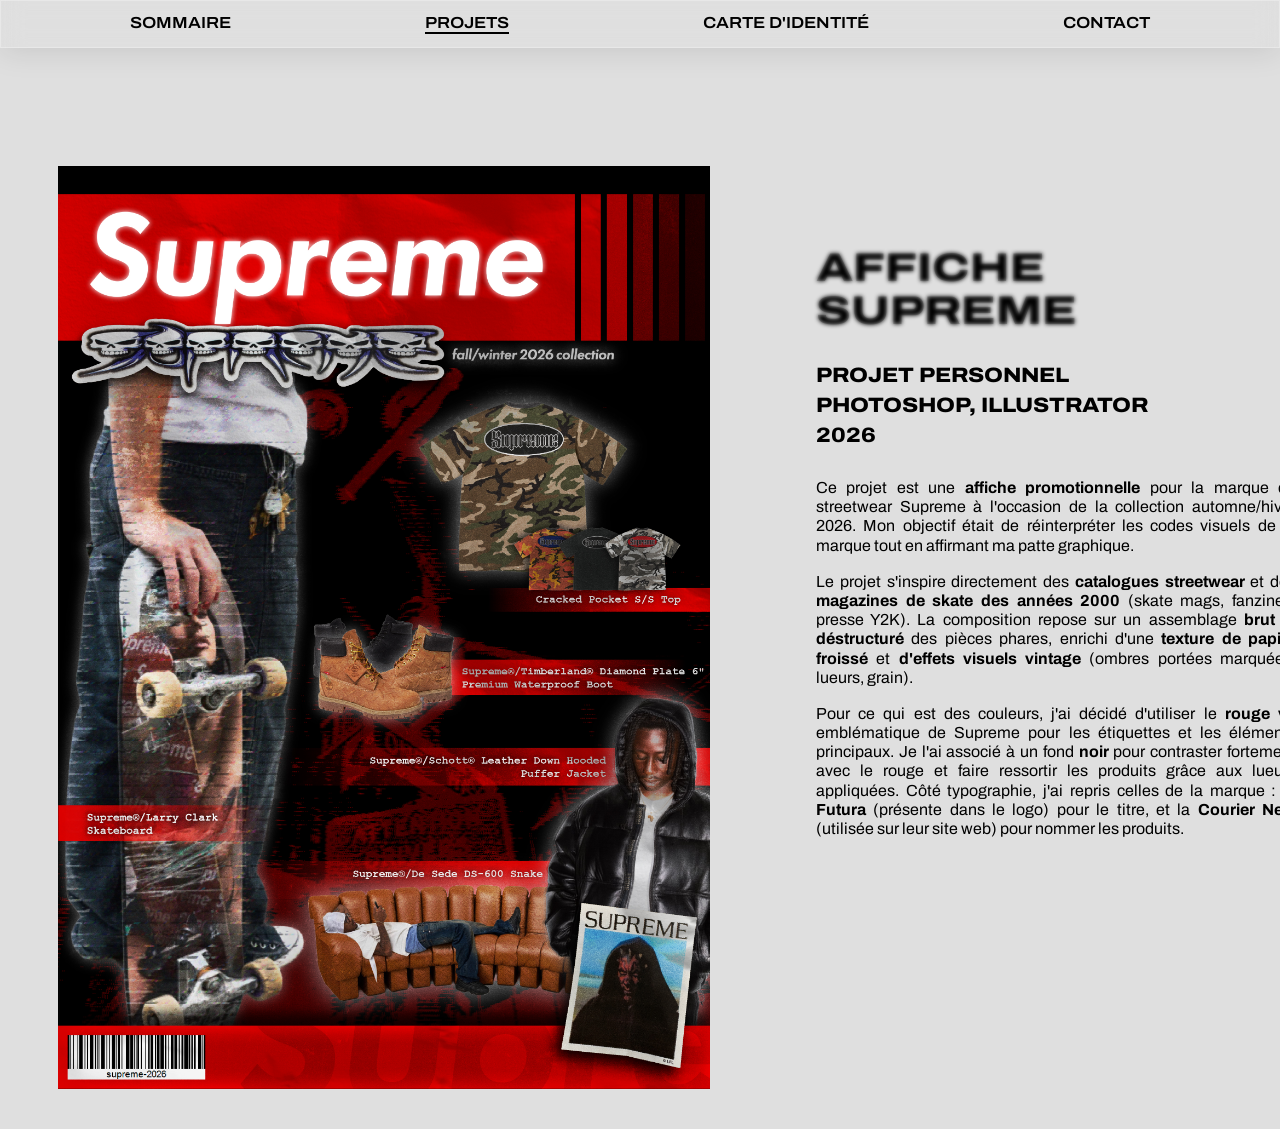
<file: assets/projects.page/supreme.html>
<!doctype html>
<html lang="fr">
  <head>
    <meta charset="UTF-8" />
    <meta name="viewport" content="width=device-width, initial-scale=1.0" />
    <title>Affiche Supreme</title>

    <link rel="preconnect" href="https://fonts.googleapis.com" />
    <link rel="preconnect" href="https://fonts.gstatic.com" crossorigin />
    <link
      href="https://fonts.googleapis.com/css2?family=Archivo:ital,wdth,wght@0,62..125,100..900;1,62..125,100..900&display=swap"
      rel="stylesheet"
    />

    <link rel="stylesheet" href="../css/base.css" />
    <link rel="stylesheet" href="./css/projet.css" />
    <link rel="stylesheet" href="./css/superMega.css" />
  </head>
  <body>
    <header>
      <a href="/index.html" class="btn_head">sommaire</a>
      <a href="/projets.html" class="btn_head active">projets</a>
      <a href="/card.html" class="btn_head">carte d'identité</a>
      <a href="/contact.html" class="btn_head">contact</a>
    </header>

    <section>
      <div id="picture">
        <div><img src="./img/Supreme_poster_project.jpg" alt="" /></div>
      </div>
      <div id="text">
        <h1>Affiche Supreme</h1>
        <h3>Projet personnel</h3>
        <h3>Photoshop, Illustrator</h3>
        <h3>2026</h3>
        <div>
          <p>
            Ce projet est une
            <span class="bold">affiche promotionnelle</span> pour la marque de
            streetwear Supreme à l'occasion de la collection automne/hiver 2026.
            Mon objectif était de réinterpréter les codes visuels de la marque
            tout en affirmant ma patte graphique.
          </p>
          <br />
          <p>
            Le projet s'inspire directement des
            <span class="bold">catalogues streetwear</span> et des
            <span class="bold">magazines de skate des années 2000</span> (skate
            mags, fanzines, presse Y2K). La composition repose sur un assemblage
            <span class="bold">brut et déstructuré</span> des pièces phares,
            enrichi d'une <span class="bold">texture de papier froissé</span> et
            <span class="bold">d'effets visuels vintage</span> (ombres portées
            marquées, lueurs, grain).
          </p>
          <br />
          <p>
            Pour ce qui est des couleurs, j'ai décidé d'utiliser le
            <span class="bold">rouge vif</span> emblématique de Supreme pour les
            étiquettes et les éléments principaux. Je l'ai associé à un fond
            <span class="bold">noir</span> pour contraster fortement avec le
            rouge et faire ressortir les produits grâce aux lueurs appliquées.
            Côté typographie, j'ai repris celles de la marque : la
            <span class="bold">Futura</span> (présente dans le logo) pour le
            titre, et la <span class="bold">Courier New</span>
            (utilisée sur leur site web) pour nommer les produits.
          </p>
        </div>
        <div class="imageText">
          <div class="cover"></div>
        </div>
      </div>
    </section>
  </body>
</html>
</file>
<file: assets/css/accueil.css>
* {
  box-sizing: border-box;
  margin: 0;
  padding: 0;
  font-family: "Archivo";
}

:root {
  --black: rgb(0, 0, 0);
  --grey: rgb(15, 15, 15);
  --white: #dfdfdf;
  --red: red;
}

body {
  background-color: var(--white);
  color: var(--black);
  position: relative;
  min-height: 100vh;
}

/*BACK----------------------------------------*/

.background-text {
  top: 2rem;
  position: fixed;
  width: 100vw;
  height: 100vh;
  display: flex;
  justify-content: center;
  z-index: 0;
  pointer-events: none;
  font-weight: 700;
  color: rgba(255, 255, 255, 0.05);
  text-transform: uppercase;
  background-image: url(../img/logo_fond.png);
  background-repeat: no-repeat;
  background-size: 90%;
  background-position: center;
}

.backTitle {
  font-size: 13.8rem;
  font-weight: 1000;
  font-stretch: ultra-expanded;
  margin-top: 10vw;
  text-shadow: 0px 0px 15px rgb(0, 0, 0);
  text-transform: uppercase;
  font-style: italic;
}

/*BACK----------------------------------------*/

section {
  display: flex;
  flex-direction: row;
  position: relative;
  z-index: 1;
}

/*NAVIGATION----------------------------------*/

h1 {
  text-align: right;
  font-weight: 650;
  font-size: 4rem;
  font-stretch: semi-expanded;
  font-style: oblique;
  margin: 0;
  padding: 1rem;
  text-transform: none;
  /*text-shadow: 0px 0px 3px rgb(116, 116, 116);*/
}

nav {
  width: 50vw;
  height: 100vh;
  background-color: transparent;
  display: flex;
  flex-direction: column;
  justify-content: flex-end; /* ← au lieu de space-between */
  padding-bottom: 7.5rem;
  text-transform: uppercase;
}

.boutonNav {
  display: flex;
  flex-direction: column;
  align-items: flex-start;
}

.boutonNav a {
  text-decoration: none;
  color: var(--black);
  margin-bottom: 2rem;
  margin-left: 2rem;
  font-size: 1.5rem;
  width: fit-content;
  padding: 0 0.4rem 0.5rem 0.4rem;
  transition: all 0.4s ease;
  background-color: transparent;
  position: relative;
  font-weight: 600;
  font-stretch: semi-expanded;
}

.boutonNav a::after {
  content: "";
  position: absolute;
  bottom: 0;
  left: 0;
  width: 0;
  height: 2px;
  background-color: var(--black);
  transition: width 0.4s ease;
}

.boutonNav a:hover {
  font-size: 1.6rem;
  transform: translateX(10px);
}

.boutonNav a:hover::after {
  width: 100%;
}

/*NAVIGATION----------------------------------*/

/*COUVERTURE + CV-----------------------------*/

.couverture {
  background-color: transparent;
  background-image: url(../img/effet_flou.png);
  background-size: 65%;
  background-repeat: no-repeat;
  background-position: center top;
  width: 50vw;
  height: 100vh;
  display: flex;
  align-items: flex-end;
}

.cv {
  display: flex;
  align-items: center;
  gap: 0.5rem;
  margin: 1rem;
  width: fit-content;
  border: solid 2px var(--black);
  padding: 0.5rem 0.75rem;
  text-decoration: none;
  color: var(--black);
  font-size: 1rem;
  transition: 0.3s;
  background-color: transparent;
  text-transform: uppercase;
  font-stretch: semi-expanded;
  font-weight: 600;
}

.cv svg {
  width: 20px;
  height: 20px;
  fill: var(--black);
  transition: 0.3s;
}

.cv:hover {
  background-color: var(--black);
  border-color: var(--black);
  color: var(--white);
  font-weight: 700;
}

.cv:hover svg {
  fill: var(--white);
}

/*COUVERTURE + CV-----------------------------*/
</file>
<file: assets/css/base.css>
/* ==========================================================
   BASE.CSS : styles communs à TOUTES les pages
   (cartes d'identité, projets, contact + pages de chaque projet)
   Pour changer une couleur ou le menu, c'est ICI et nulle part ailleurs.
   ========================================================== */

* {
  box-sizing: border-box;
  margin: 0;
  padding: 0;
  font-family: "Archivo";
}

::-webkit-scrollbar {
  display: none;
}

:root {
  --black: rgb(0, 0, 0);
  --grey2: rgb(172, 172, 172);
  --grey: rgb(205, 205, 205);
  --white: rgb(223, 223, 223);
  --red: red;
}

body {
  background-color: var(--white);
  color: var(--black);
}

/* Logo en fond de page (pages card, contact, projets) */
.background {
  top: 2rem;
  position: fixed;
  width: 100vw;
  height: 100vh;
  display: flex;
  justify-content: center;
  pointer-events: none;
  font-weight: 700;
  color: rgba(255, 255, 255, 0.05);
  text-transform: uppercase;
  background-image: url(../img/logo_fond.png);
  background-repeat: no-repeat;
  background-size: 90%;
  background-position: center;
  z-index: -1;
}

section {
  display: flex;
  flex-direction: row;
  position: relative;
  z-index: 1;
}

/*HEADER------------------------------------------------*/

header {
  background: transparent;
  box-shadow: 0 4px 30px rgba(0, 0, 0, 0.1);
  backdrop-filter: blur(11.6px);
  -webkit-backdrop-filter: blur(11.6px);
  border: 1px solid rgba(255, 255, 255, 0.3);
  display: flex;
  flex-direction: row;
  align-items: center;
  justify-content: space-around;
  padding: 1rem 2rem;
  transition: all 0.4s ease;
  position: sticky;
  top: 0;
  z-index: 100;
  height: 3rem;
}

.btn_head {
  text-decoration: none;
  color: var(--black);
  font-size: 1rem;
  transition: 0.4s;
  background-color: transparent;
  text-transform: uppercase;
  font-family: "Archivo";
  font-stretch: semi-expanded;
  font-weight: 600;
  position: relative; /* nécessaire pour positionner le ::after */
  padding-bottom: 0.2rem; /* espace pour la ligne */
}

.btn_head::after {
  content: "";
  position: absolute;
  bottom: 0;
  left: 0;
  width: 0;
  height: 2px;
  background-color: var(--black);
  transition: width 0.4s ease;
}

.btn_head:hover {
  font-weight: 700;
}

.btn_head:hover::after {
  width: 100%;
}

.btn_head.active::after {
  width: 100%; /* le trait est visible en permanence */
}

/*HEADER------------------------------------------------*/
</file>
<file: assets/css/contact.css>
/* Styles propres à la page contact. Le reste (menu, couleurs, reset) est dans base.css */

h1 {
  font-weight: 1000;
  font-stretch: ultra-expanded;
  font-family: "Archivo";
  padding-top: 5rem;
  text-transform: uppercase;
  font-size: 5rem;
  padding-bottom: 4rem;
  text-shadow: 0px 0px 8px rgb(0, 0, 0);
  color: rgb(0, 0, 0, 0.2);
  text-align: center;
}

.info {
  width: 40vw; /* 40% de la largeur de l'écran */
  height: 94vh;
  background-color: transparent;
  background-image: url(../img/nokia.webp);
  background-size: 65%;
  background-repeat: no-repeat;
  background-position: center;
}

.formulaire {
  width: 60vw; /* 60% de la largeur de l'écran */
  height: 94vh;
  background-color: transparent;
  display: flex;
  flex-direction: row;
}

.div1 {
  background-color: transparent;
  width: 50%;
  height: auto;
  padding-top: 19rem;
}

.div2 {
  background-color: transparent;
  width: 50%;
  height: auto;
  padding-top: 19rem;
}

/*_______________________________________________________*/

.copy-text {
  cursor: pointer;
  position: relative;
  display: inline-block;
}

.copy-text:hover {
  text-decoration: underline;
}

.copied-message {
  position: absolute;
  background: transparent;
  color: var(--black);
  padding: 5px 10px;
  border-radius: 4px;
  font-size: 12px;
  top: -30px;
  left: 50%;
  transform: translateX(-50%);
  opacity: 0;
  transition: opacity 0.3s;
  pointer-events: none;
  font-weight: 500;
}

.copied-message.show {
  opacity: 1;
}

h2 {
  text-transform: uppercase;
  font-stretch: semi-expanded;
  font-size: 2.3rem;
  padding-bottom: 4rem;
  text-shadow: 0px 0px 4px rgb(0, 0, 0);
  color: rgb(0, 0, 0, 0.2);
}

.link {
  text-decoration: none;
  color: var(--black);
  font-size: 1.1rem;
  display: inline-block; /* Ajoute cette ligne */
}

.link:hover {
  text-decoration: underline;
}

p,
.link {
  padding-bottom: 2rem;
  font-size: 1.1rem;
  font-weight: 500;
}
</file>
<file: assets/css/projets.css>
/* Styles propres à la page projets. Le reste (menu, couleurs, reset) est dans base.css */

h1 {
  font-weight: 1000;
  font-stretch: ultra-expanded;
  font-family: "Archivo";
  padding-top: 8rem;
  text-transform: uppercase;
  text-align: center;
  font-size: 5rem;
  padding-bottom: 4rem;
  text-shadow: 0px 0px 8px rgb(0, 0, 0);
  color: rgb(0, 0, 0, 0.2);
  font-style: italic;
}

/*BOUTONS FILTRES---------------------------------------*/
.filtres {
  display: flex;
  align-content: center;
  gap: 3rem;
  margin-bottom: 6rem;
  justify-content: center;
  background-color: transparent;
  padding: 1rem 0;
  position: relative; /* ⭐ AJOUT : nécessaire pour la bulle */
}

/* ⭐ NOUVEAU : Bulle mobile qui se déplace */
.filtres::before {
  content: "";
  position: absolute;
  left: var(--bubble-left, 0);
  top: var(--bubble-top, 0);
  width: var(--bubble-width, 0);
  height: var(--bubble-height, 0);
  background: var(--bubble-bg, rgba(255, 255, 255, 0.2));
  border-radius: 16px;
  box-shadow: 0 4px 30px rgba(0, 0, 0, 0.1);
  backdrop-filter: blur(3.9px);
  -webkit-backdrop-filter: blur(3.9px);
  border: 1px solid rgba(255, 255, 255, 0.3);
  transition: none; /* ⭐ MODIFIÉ : Pas de transition par défaut */
  z-index: 0;
  pointer-events: none;
}

/* ⭐ NOUVEAU : Active la transition seulement après le chargement */
.filtres.ready::before {
  transition: all 0.5s cubic-bezier(0.4, 0, 0.2, 1);
}

.filtres button {
  background-color: transparent;
  border: transparent;
  padding: 0.7rem 1.2rem;
  color: var(--black);
  text-transform: uppercase;
  font-size: 15px;
  cursor: pointer;
  font-weight: 600;
  transition: font-weight 0.5s, background-color 0.5s ease; /* ⭐ MODIFIÉ : ajout transition pour hover */
  font-family: "Archivo";
  font-stretch: semi-expanded;
  border-radius: 16px;
  position: relative;
  z-index: 1; /* ⭐ AJOUT : boutons au-dessus de la bulle */
}

.filtres button:hover {
  background-color: rgba(
    187,
    187,
    187,
    0.3
  ); /* ⭐ MODIFIÉ : hover plus subtil */
  border-radius: 16px;
}

/* ⭐ NOUVEAU : Désactiver le hover sur le bouton actif */
.filtres button.active:hover {
  background-color: transparent;
}

.filtres button.active {
  font-weight: 800; /* ⭐ MODIFIÉ : plus de style de fond */
  color: var(--black);
}

.filtres button:first-child.active {
  color: white;
}

/*BOUTONS FILTRES---------------------------------------*/

/*CARTES------------------------------------------------*/
div.image-container {
  width: 15rem;
  height: 12rem;
  overflow: hidden;
}

div.carte-projet {
  margin-bottom: 0.3rem;
  display: flex;
  flex-direction: column;
  gap: 2rem;
  text-align: center;
  padding: 3rem;
  background-color: var(--grey);
  outline: 1px solid transparent;
  outline-offset: -1px;
  transition-duration: 0.5s;
  background: rgba(255, 255, 255, 0.15);
  border-radius: 16px;
  box-shadow: 0 4px 20px rgba(0, 0, 0, 0.1);
  backdrop-filter: blur(3.9px);
  -webkit-backdrop-filter: blur(3.9px);
  border: 1px solid rgba(255, 255, 255, 0.3);
}

div.carte-projet:hover {
  cursor: pointer;
  box-shadow: 0 10px 20px rgba(3, 3, 3, 0.5);
  background: rgba(163, 163, 163, 0.3);
}

img {
  width: 100%;
  height: 100%;
  object-fit: contain;
  object-position: center;
}

.name,
.outil,
.tag {
  font-family: "Archivo";
  font-stretch: semi-expanded;
}

.name {
  font-size: 17px;
}

#projetCard {
  display: grid;
  grid-template-columns: repeat(4, 0fr);
  gap: 2rem;
  justify-content: center;
  background-color: transparent;
  margin-bottom: 10rem;
}

/*CARTES------------------------------------------------*/

/*TEXTES CARTES-----------------------------------------*/
h3 {
  text-transform: uppercase;
  font-weight: 700;
  font-size: 18px;
  padding-bottom: 1.5rem;
}

p.outil {
  padding-bottom: 1rem;
  font-size: 15px;
}

p.tag {
  display: inline;
  text-transform: uppercase;
  font-weight: 700;
  font-size: 10px;
  background-color: var(--black);
  color: white;
  padding: 0.5rem;
  font-family: "Archivo";
  font-stretch: semi-expanded;
  border-radius: 8px;
}
/*TEXTES CARTES-----------------------------------------*/
</file>
<file: assets/projects.page/css/projet.css>
/* ==========================================================
   PROJET.CSS : styles communs aux pages de chaque projet
   (à charger APRÈS base.css). Ce qui est propre à un seul
   projet est dans son fichier (culture.css, parkease.css...)
   ========================================================== */

body {
  display: flex;
  flex-direction: column;
  height: 100vh;
  overflow-x: hidden;
  padding-top: 3rem; /* Hauteur du header */
}

/* Sur ces pages le menu est collé en haut (fixed), pas sticky */
header {
  position: fixed;
  left: 0;
  right: 0;
  z-index: 1000;
}

#picture img {
  max-width: 85%; /* ou la largeur souhaitée */
  height: auto;
  display: block;
  margin: 0 auto;
}
#picture {
  background-color: transparent;
  width: 60vw;
  height: auto;
  display: flex;
  flex-direction: column;
  margin-top: 6vh;
  padding-top: 4rem;
}

#picture div {
  width: 100%;
  height: auto;
  padding-bottom: 2.5rem;
}

#text {
  margin-top: 12rem;
  padding-left: 3rem;
  position: fixed;
  right: 0;
  top: 6vh;
  width: 40vw;
  height: calc(100vh - 6vh);
  background-color: transparent;
  overflow-y: auto;
}

h1 {
  font-size: 2.5rem;
  text-transform: uppercase;
  font-stretch: expanded;
  font-weight: 800;
  text-shadow: 0px 0px 4px rgb(0, 0, 0);
  color: rgb(0, 0, 0, 0.2);
  padding-bottom: 2rem;
}

h3 {
  font-size: 1.3rem;
  text-transform: uppercase;
  font-stretch: semi-expanded;
  font-weight: 800;
  color: var(--black);
  padding-bottom: 0.5rem;
  width: 30rem;
}

#text :nth-child(4) {
  margin-bottom: 1.5rem;
}

p {
  width: 30rem;
  line-height: 1.2rem;
  text-align: justify;
  hyphens: auto;
}

.imageText {
  margin-top: 5rem;
  display: flex;
  flex-direction: row;
  justify-content: space-between;
  width: 30rem;
}

.cover {
  width: 47%;
  aspect-ratio: 1 / 1;
}

.imageText div:nth-child(1) {
  background-repeat: no-repeat;
  background-size: contain;
}

.imageText div:nth-child(2) {
  background-repeat: no-repeat;
  background-size: contain;
}

.bold {
  font-weight: 700;
}

/* Boutons de liens (site, maquettes Figma...) */
#boutons {
  display: flex;
  gap: 1rem;
}

.site {
  display: flex;
  justify-content: center;
  gap: 0.5rem;
  border: solid 2px var(--black);
  padding: 0.5rem 0.75rem;
  text-decoration: none;
  color: var(--black);
  font-size: 1rem;
  transition: 0.3s;
  background-color: transparent;
  text-transform: uppercase;
  font-stretch: semi-expanded;
  font-weight: 600;
}

.site:hover {
  background-color: var(--black);
  border-color: var(--black);
  color: var(--white);
  font-weight: 700;
}
</file>
<file: assets/projects.page/css/culture.css>
/* Styles propres au projet Culture & Co (le reste est dans base.css et projet.css) */

.site {
  margin: 2rem 0 1rem;
  width: 14.5rem;
}

.projet {
  display: flex;
  justify-content: center;
  gap: 0.5rem;
  width: 30rem;
  border: solid 2px var(--black);
  padding: 0.5rem 0.75rem;
  text-decoration: none;
  color: var(--black);
  font-size: 1rem;
  transition: 0.3s;
  background-color: transparent;
  text-transform: uppercase;
  font-stretch: semi-expanded;
  font-weight: 600;
}

.projet:hover {
  background-color: var(--black);
  border-color: var(--black);
  color: var(--white);
  font-weight: 700;
}
</file>
<file: assets/projects.page/css/foodtruck.css>
/* Styles propres au projet Street Fusion (le reste est dans base.css et projet.css) */

.site {
  margin: 2rem 0;
  width: 30rem;
}
</file>
<file: assets/projects.page/css/parkease.css>
/* Styles propres au projet Parkease (le reste est dans base.css et projet.css) */

/* Image plus petite que sur les autres pages (maquette d'application mobile) */
#picture img {
  max-width: 50%;
}

.site {
  margin: 2rem 0;
  width: 14.5rem;
}
</file>
<file: assets/projects.page/css/superMega.css>
/* Styles propres aux projets Super Mega Pizza et Supreme (le reste est dans base.css et projet.css) */

h1 {
  width: 30rem;
}
</file>
